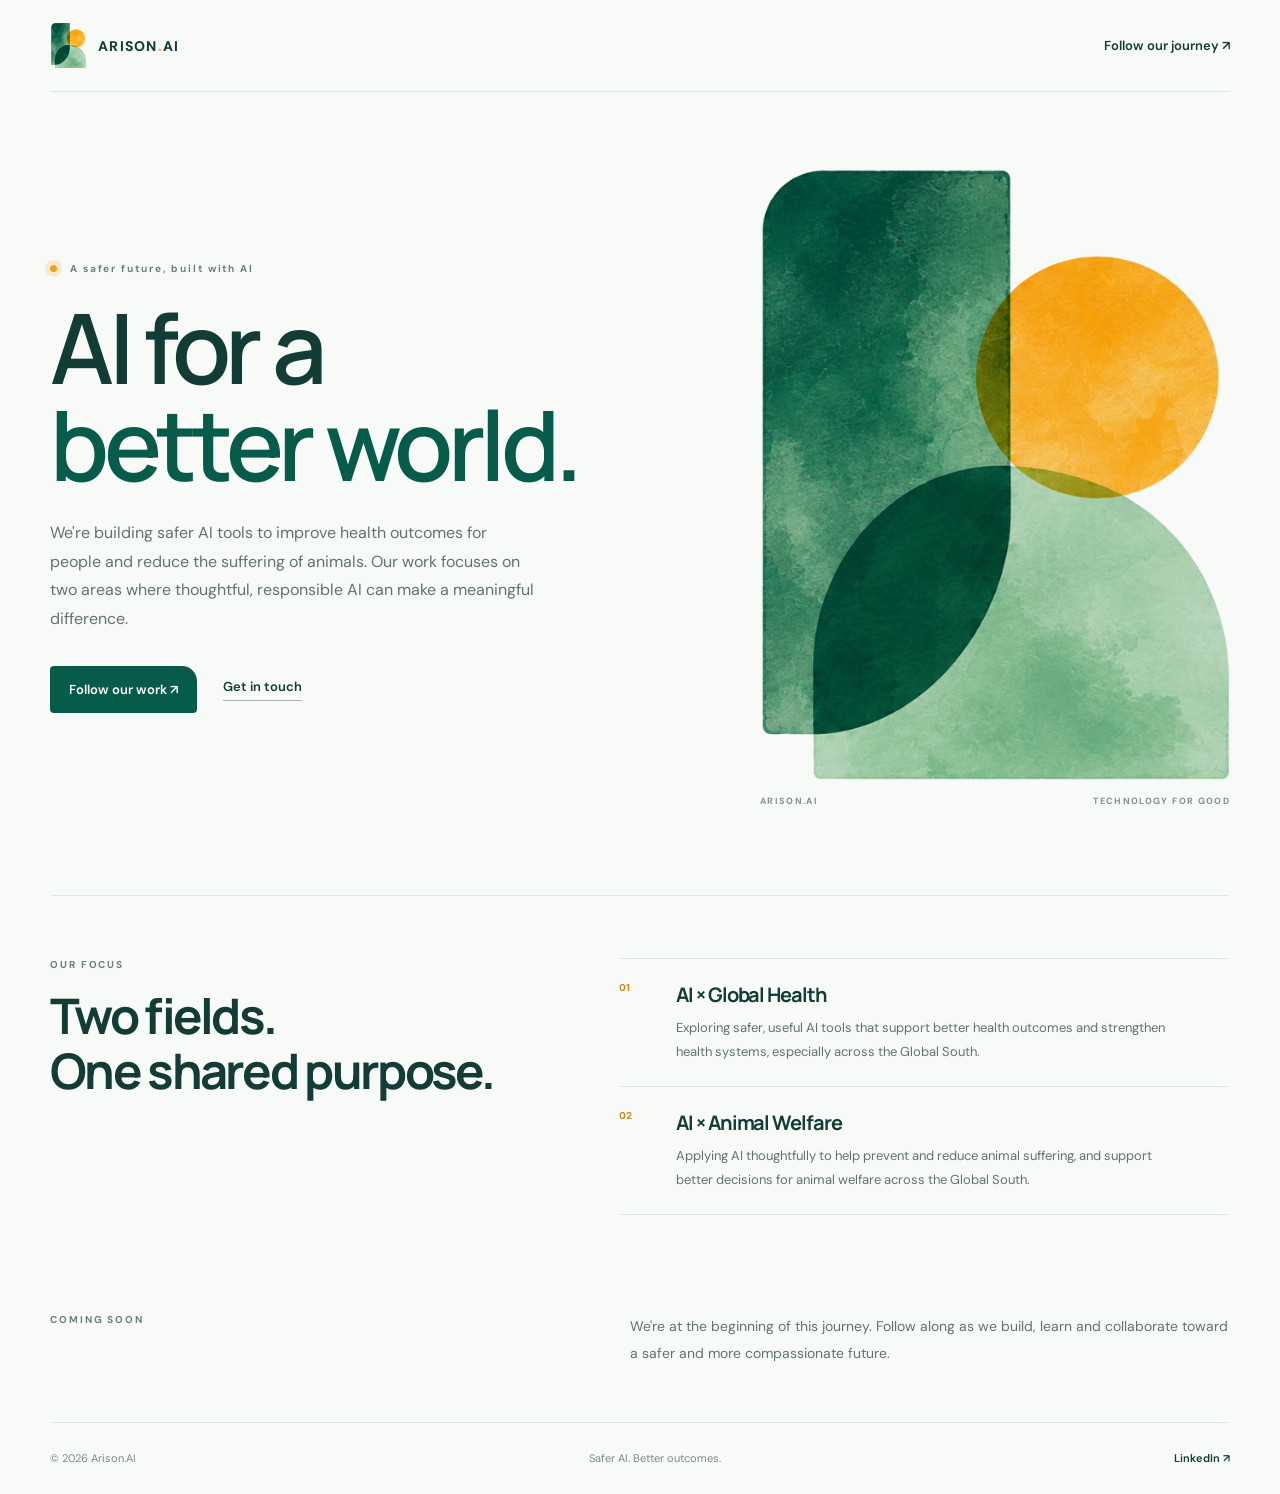
<file: index.html>
<!doctype html>
<html lang="en">
<head>
  <meta charset="utf-8">
  <meta name="viewport" content="width=device-width, initial-scale=1">
  <meta name="theme-color" content="#f8faf7">
  <meta name="description" content="Arison.AI builds safer AI tools for global health and animal welfare in the Global South.">

  <title>Arison.ai — Coming Soon</title>

  <link rel="icon" type="image/png" href="mark.png">
  <link rel="preconnect" href="https://fonts.googleapis.com">
  <link rel="preconnect" href="https://fonts.gstatic.com" crossorigin>
  <link href="https://fonts.googleapis.com/css2?family=DM+Sans:wght@400;500;600;700&family=Manrope:wght@400;500;600;700;800&display=swap" rel="stylesheet">

  <link rel="stylesheet" href="style.css">
</head>

<body>
<main class="page">

  <nav class="nav">
    <a class="brand" href="#">
      <img class="brand-logo" src="mark.png" alt="Arison.AI logo">
      <span>ARISON<span class="brand-dot">.</span>AI</span>
    </a>

    <a class="nav-link"
       href="https://www.linkedin.com/company/orsisonproject"
       target="_blank">
      Follow our journey ↗
    </a>
  </nav>

  <section class="hero">
    <div class="hero-copy">

      <p class="eyebrow">
        <span class="pulse"></span>
        A safer future, built with AI
      </p>

      <h1>
        AI for a<br>
        <em>better world.</em>
      </h1>

      <p class="intro">
        We're building safer AI tools to improve health
        outcomes for people and reduce the suffering of
        animals. Our work focuses on two areas where
        thoughtful, responsible AI can make a meaningful
        difference.
      </p>

      <div class="actions">
        <a class="button"
           href="https://www.linkedin.com/company/orsisonproject"
           target="_blank">
          Follow our work ↗
        </a>

        <a class="text-link"
           href="https://www.linkedin.com/company/orsisonproject"
           target="_blank">
          Get in touch
        </a>
      </div>

    </div>

    <div class="art">
      <img src="mark.png" alt="Arison.AI brand artwork">

      <div class="art-caption">
        <span>ARISON.AI</span>
        <span>TECHNOLOGY FOR GOOD</span>
      </div>
    </div>
  </section>

  <section class="work">

    <div class="section-heading">
      <p class="eyebrow">OUR FOCUS</p>

      <h2>
        Two fields.<br>
        One shared purpose.
      </h2>
    </div>

    <div class="focus-list">

      <article class="focus-item">
        <span class="focus-number">01</span>

        <div>
          <h3>AI × Global Health</h3>

          <p>
            Exploring safer, useful AI tools that support
            better health outcomes and strengthen health
            systems, especially across the Global South.
          </p>
        </div>
      </article>

      <article class="focus-item">
        <span class="focus-number">02</span>

        <div>
          <h3>AI × Animal Welfare</h3>

          <p>
            Applying AI thoughtfully to help prevent and
            reduce animal suffering, and support better
            decisions for animal welfare across the
            Global South.
          </p>
        </div>
      </article>

    </div>
  </section>

  <section class="closing">
    <p class="eyebrow">COMING SOON</p>

    <p>
      We're at the beginning of this journey. Follow
      along as we build, learn and collaborate toward
      a safer and more compassionate future.
    </p>
  </section>

  <footer class="footer">
    <span>© <span id="year"></span> Arison.AI</span>

    <span>Safer AI. Better outcomes.</span>

    <a href="https://www.linkedin.com/company/orsisonproject"
       target="_blank">
      LinkedIn ↗
    </a>
  </footer>

</main>

<script>
  document.getElementById('year').textContent =
    new Date().getFullYear();
</script>

</body>
</html>
</file>
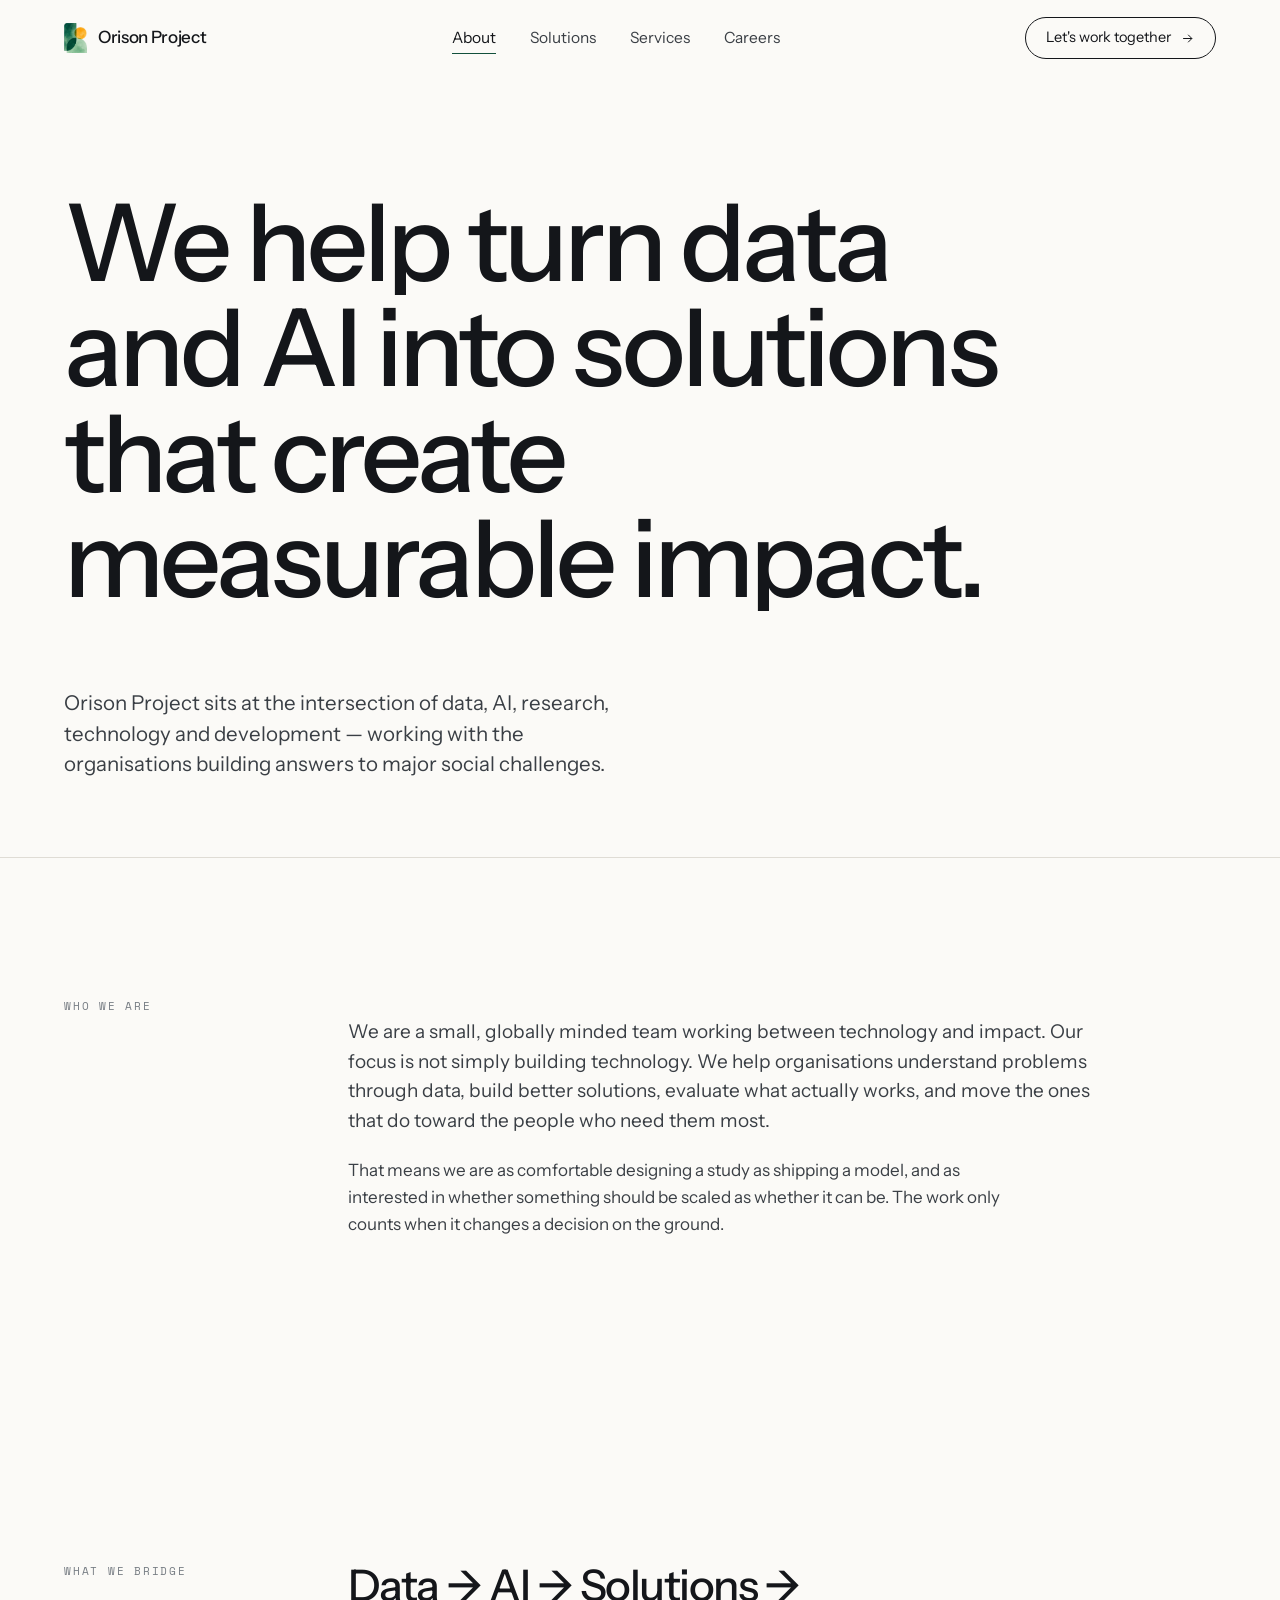
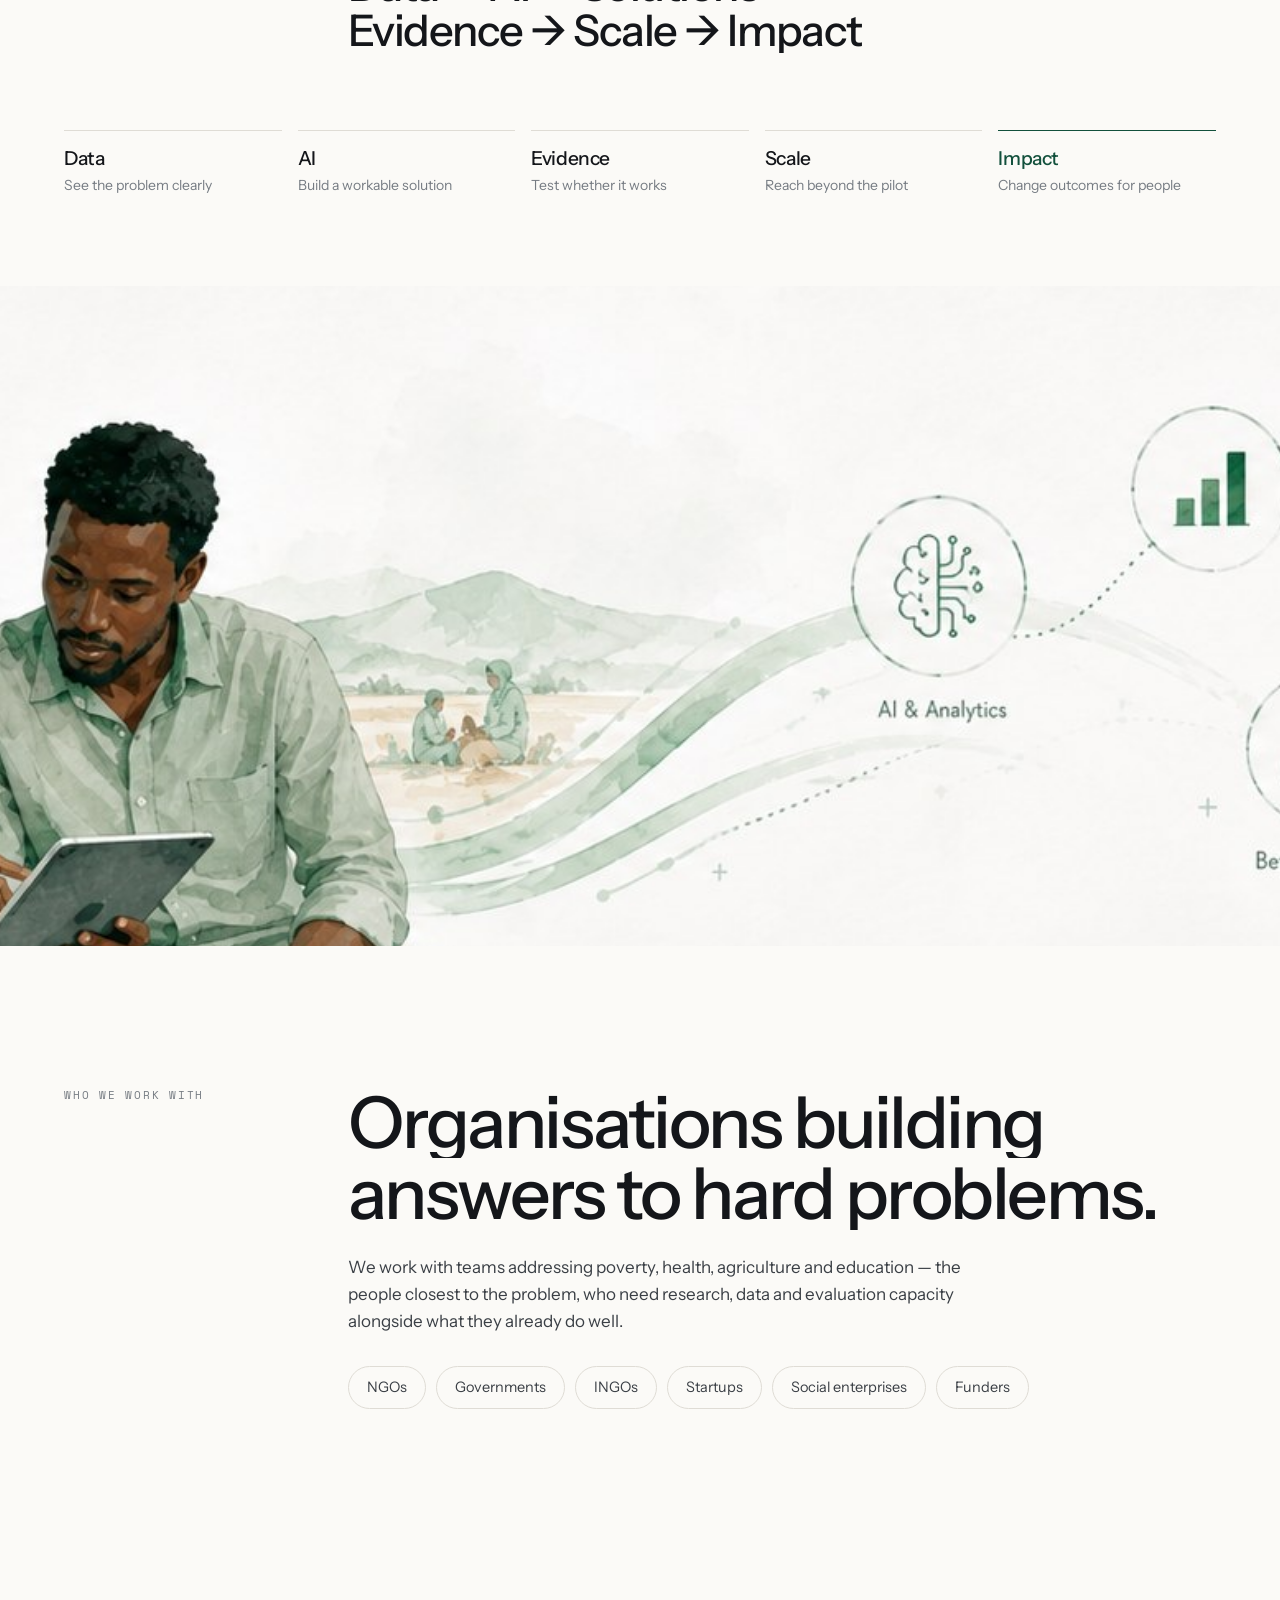
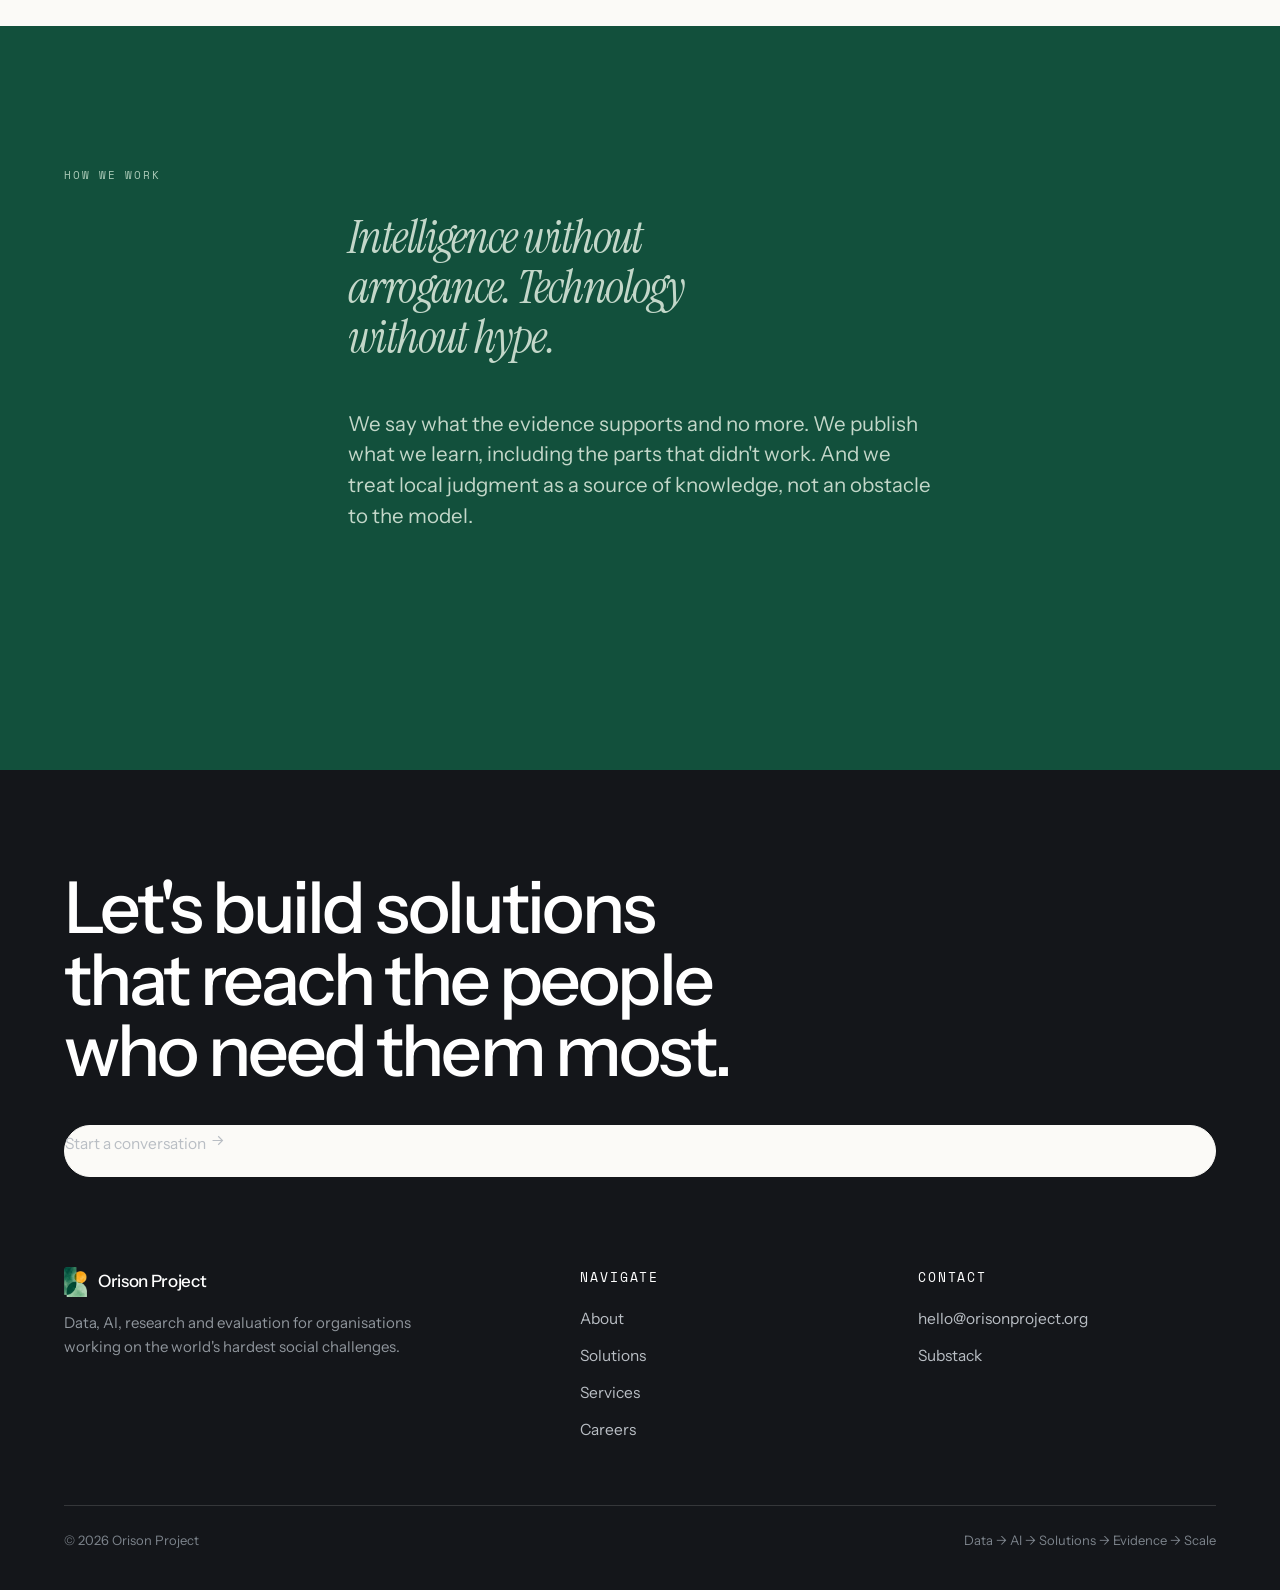
<file: about.html>
<!DOCTYPE html>
<html lang="en">
<head>
<meta charset="utf-8">
<meta name="viewport" content="width=device-width, initial-scale=1">
<title>About — Orison Project</title>
<meta name="description" content="We help turn data and AI into solutions that create measurable impact. Working with NGOs, governments, INGOs, startups and social enterprises.">
<meta property="og:title" content="About — Orison Project">
<meta property="og:description" content="We help turn data and AI into solutions that create measurable impact. Working with NGOs, governments, INGOs, startups and social enterprises.">
<meta property="og:image" content="assets/img/og.png">
<meta property="og:type" content="website">
<link rel="icon" href="assets/img/favicon.png" type="image/png">
    <link href="https://fonts.googleapis.com/css2?family=Instrument+Sans:wght@400;500;600&family=Instrument+Serif:ital@0;1&family=Space+Mono&display=swap" rel="stylesheet">
<link rel="preconnect" href="https://fonts.gstatic.com" crossorigin>
    <link href="https://fonts.googleapis.com/css2?family=Instrument+Sans:wght@400;500;600&family=Instrument+Serif:ital@0;1&family=Space+Mono&display=swap" rel="stylesheet">
    <link rel="stylesheet" href="assets/css/main.css">
</head>
<body>
<header class="nav">
  <div class="shell nav-in">
    <a class="logo" href="index.html" aria-label="Orison Project home">
      <img src="assets/img/mark.png" alt=""><span>Orison Project</span>
    </a>
    <nav class="nav-links" aria-label="Main"><a href="about.html" aria-current="page">About</a><a href="solutions.html">Solutions</a><a href="services.html">Services</a><a href="careers.html">Careers</a></nav>
    <a class="nav-cta" href="mailto:hello@orisonproject.org">Let's work together
      <svg viewBox="0 0 24 24" fill="none" stroke="currentColor" stroke-width="1.6" style="width:15px;height:15px"><path d="M5 12h14M13 6l6 6-6 6"/></svg></a>
    <button class="burger" aria-label="Menu" aria-expanded="false">
      <svg viewBox="0 0 24 24" fill="none" stroke="currentColor" stroke-width="1.6"><path d="M4 8h16M4 16h16"/></svg>
    </button>
  </div>
</header>
<div class="drawer"><a href="about.html">About</a><a href="solutions.html">Solutions</a><a href="services.html">Services</a><a href="careers.html">Careers</a><a class="dr-cta" href="mailto:hello@orisonproject.org">Let's work together →</a></div>
<main>
<section class="hero">
  <div class="shell">
    <h1 class="d1"><span class="rl" style="--d:0ms"><span>We help turn data</span></span><span class="rl" style="--d:110ms"><span>and AI into solutions</span></span><span class="rl" style="--d:220ms"><span>that create</span></span><span class="rl" style="--d:330ms"><span>measurable impact.</span></span></h1>
    <div class="hero-foot">
      <p class="lead rv">Orison Project sits at the intersection of data, AI, research, technology
        and development — working with the organisations building answers to major social challenges.</p>
    </div>
  </div>
</section>

<hr class="rule">

<section class="sec">
  <div class="shell">
    <div class="sec-head">
      <span class="label rv">Who we are</span>
      <div>
        <p class="body rv" style="font-size:19px;line-height:1.55">We are a small, globally minded
          team working between technology and impact. Our focus is not simply building technology.
          We help organisations understand problems through data, build better solutions, evaluate
          what actually works, and move the ones that do toward the people who need them most.</p>
        <p class="body rv" style="margin-top:22px">That means we are as comfortable designing a study
          as shipping a model, and as interested in whether something should be scaled as whether it
          can be. The work only counts when it changes a decision on the ground.</p>
      </div>
    </div>
  </div>
</section>

<section class="sec-sm">
  <div class="shell">
    <div class="sec-head">
      <span class="label rv">What we bridge</span>
      <div><h2 class="d3"><span class="rl" style="--d:0ms"><span>Data → AI → Solutions →</span></span><span class="rl" style="--d:110ms"><span>Evidence → Scale → Impact</span></span></h2></div>
    </div>
    <div class="pipe rv">
      <div class="pstep"><h4>Data</h4><p>See the problem clearly</p></div>
      <div class="pstep"><h4>AI</h4><p>Build a workable solution</p></div>
      <div class="pstep"><h4>Evidence</h4><p>Test whether it works</p></div>
      <div class="pstep"><h4>Scale</h4><p>Reach beyond the pilot</p></div>
      <div class="pstep"><h4>Impact</h4><p>Change outcomes for people</p></div>
    </div>
  </div>
</section>

<div class="bleed imgwrap">
  <img src="assets/img/health-field.jpg" alt="A health worker and a colleague reviewing data on a tablet outside a rural clinic, with a diagram showing AI and analytics leading to data insights, better decisions and improved health outcomes.">
</div>

<section class="sec">
  <div class="shell">
    <div class="sec-head">
      <span class="label rv">Who we work with</span>
      <div>
        <h2 class="d2"><span class="rl" style="--d:0ms"><span>Organisations building</span></span><span class="rl" style="--d:110ms"><span>answers to hard problems.</span></span></h2>
        <p class="body rv" style="margin-top:24px">We work with teams addressing poverty, health,
          agriculture and education — the people closest to the problem, who need research, data and
          evaluation capacity alongside what they already do well.</p>
        <div class="rv" style="margin-top:30px"><div class="clients">
  <span class="client">NGOs</span><span class="client">Governments</span>
  <span class="client">INGOs</span><span class="client">Startups</span>
  <span class="client">Social enterprises</span><span class="client">Funders</span>
</div></div>
      </div>
    </div>
  </div>
</section>

<section class="sec dark">
  <div class="shell">
    <div class="sec-head">
      <span class="label rv">How we work</span>
      <div>
        <p class="quote serif rv">Intelligence without arrogance. Technology without hype.</p>
        <p class="lead rv" style="margin-top:30px">We say what the evidence supports and no more. We
          publish what we learn, including the parts that didn't work. And we treat local judgment as
          a source of knowledge, not an obstacle to the model.</p>
      </div>
    </div>
  </div>
</section>
</main>
<footer class="foot">
  <div class="shell">
    <h2 class="d2 rv">Let's build solutions that reach the people who need them most.</h2>
    <div style="margin-top:38px" class="rv">
      <a class="btn btn-invert" href="mailto:hello@orisonproject.org">Start a conversation
        <svg viewBox="0 0 24 24" fill="none" stroke="currentColor" stroke-width="1.6"><path d="M5 12h14M13 6l6 6-6 6"/></svg></a>
    </div>
    <div class="foot-grid">
      <div>
        <div class="logo" style="color:#fff;margin-bottom:14px">
          <img src="assets/img/mark.png" alt=""><span>Orison Project</span></div>
        <p style="max-width:36ch;font-size:15px;color:#8F959C;margin:0">
          Data, AI, research and evaluation for organisations working on the world's hardest social challenges.</p>
      </div>
      <div>
        <h5>Navigate</h5>
        <a href="about.html">About</a><a href="solutions.html">Solutions</a>
        <a href="services.html">Services</a><a href="careers.html">Careers</a>
      </div>
      <div>
        <h5>Contact</h5>
        <a href="mailto:hello@orisonproject.org">hello@orisonproject.org</a>
        <a href="https://orisonproject.substack.com" target="_blank" rel="noopener">Substack</a>
      </div>
    </div>
    <div class="legal">
      <span>© 2026 Orison Project</span>
      <span>Data → AI → Solutions → Evidence → Scale</span>
    </div>
  </div>
</footer>
<script src="assets/js/main.js"></script>
</body>
</html>
</file>
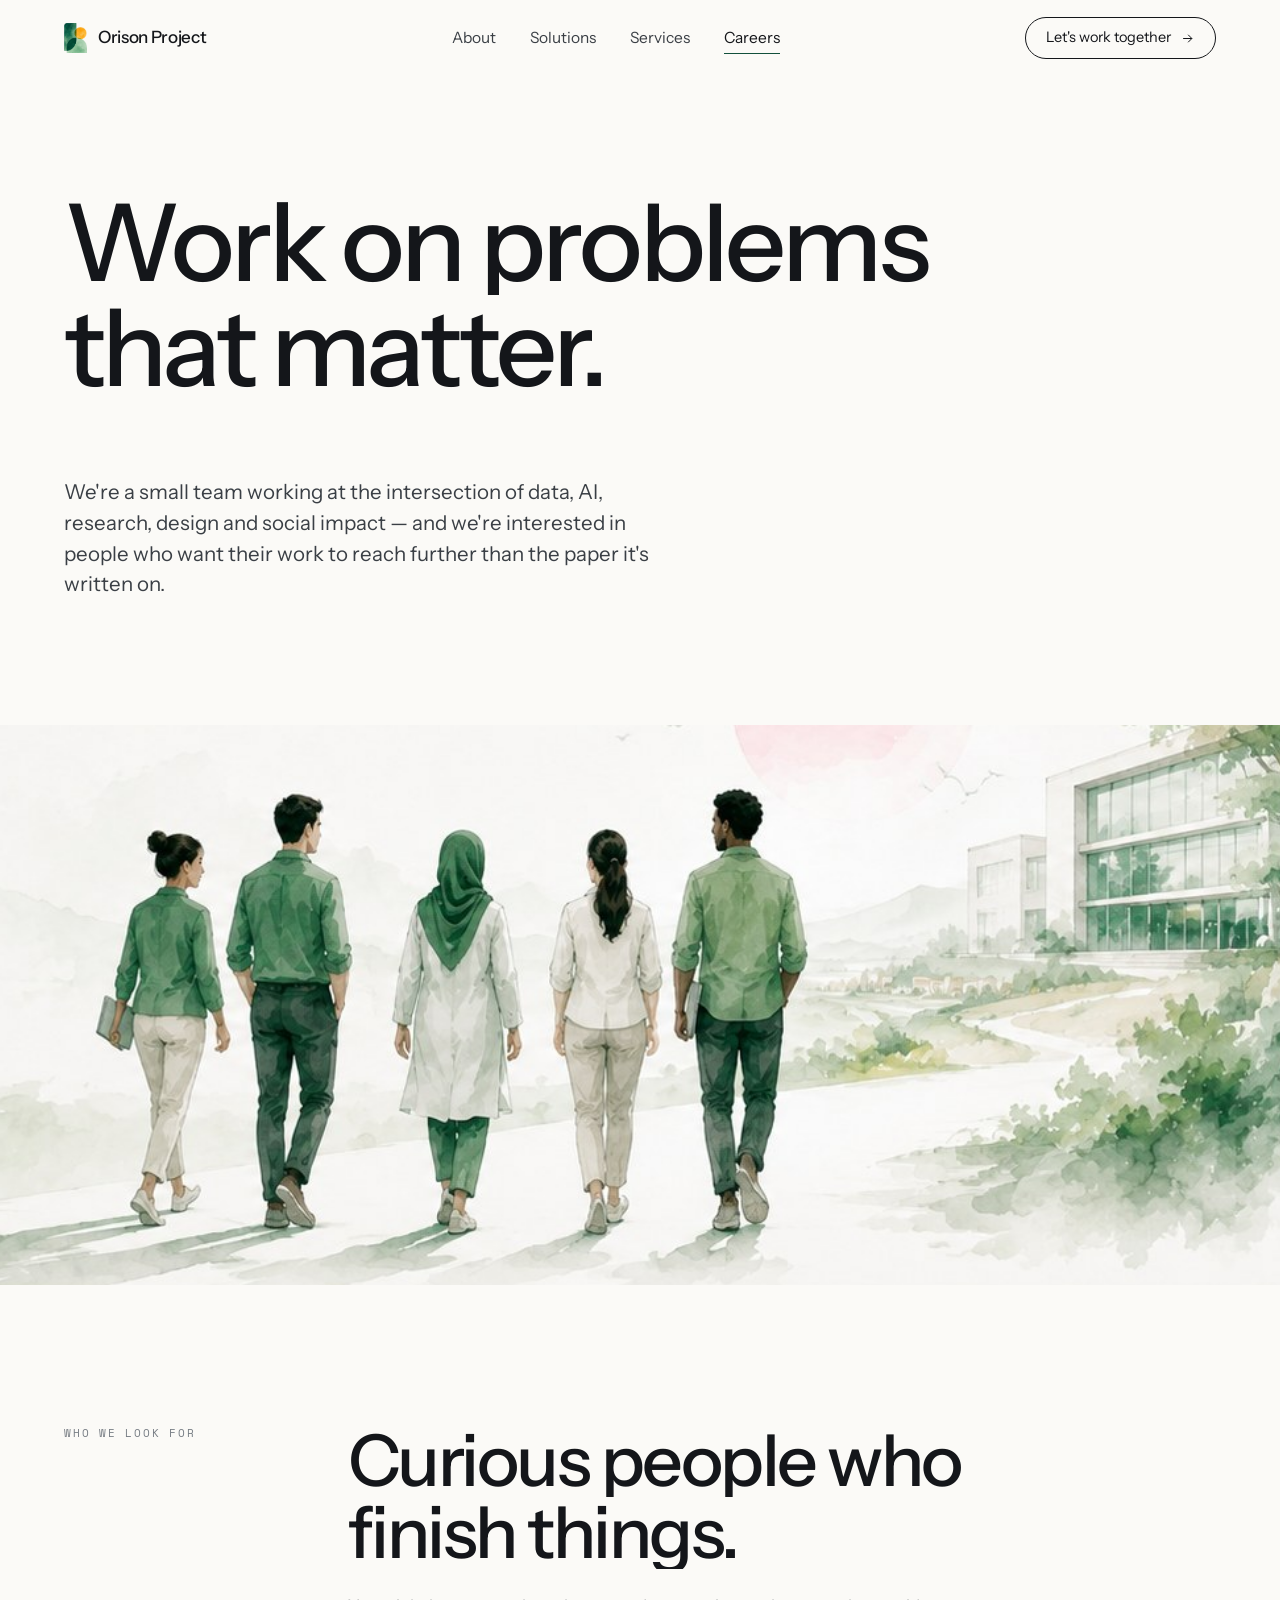
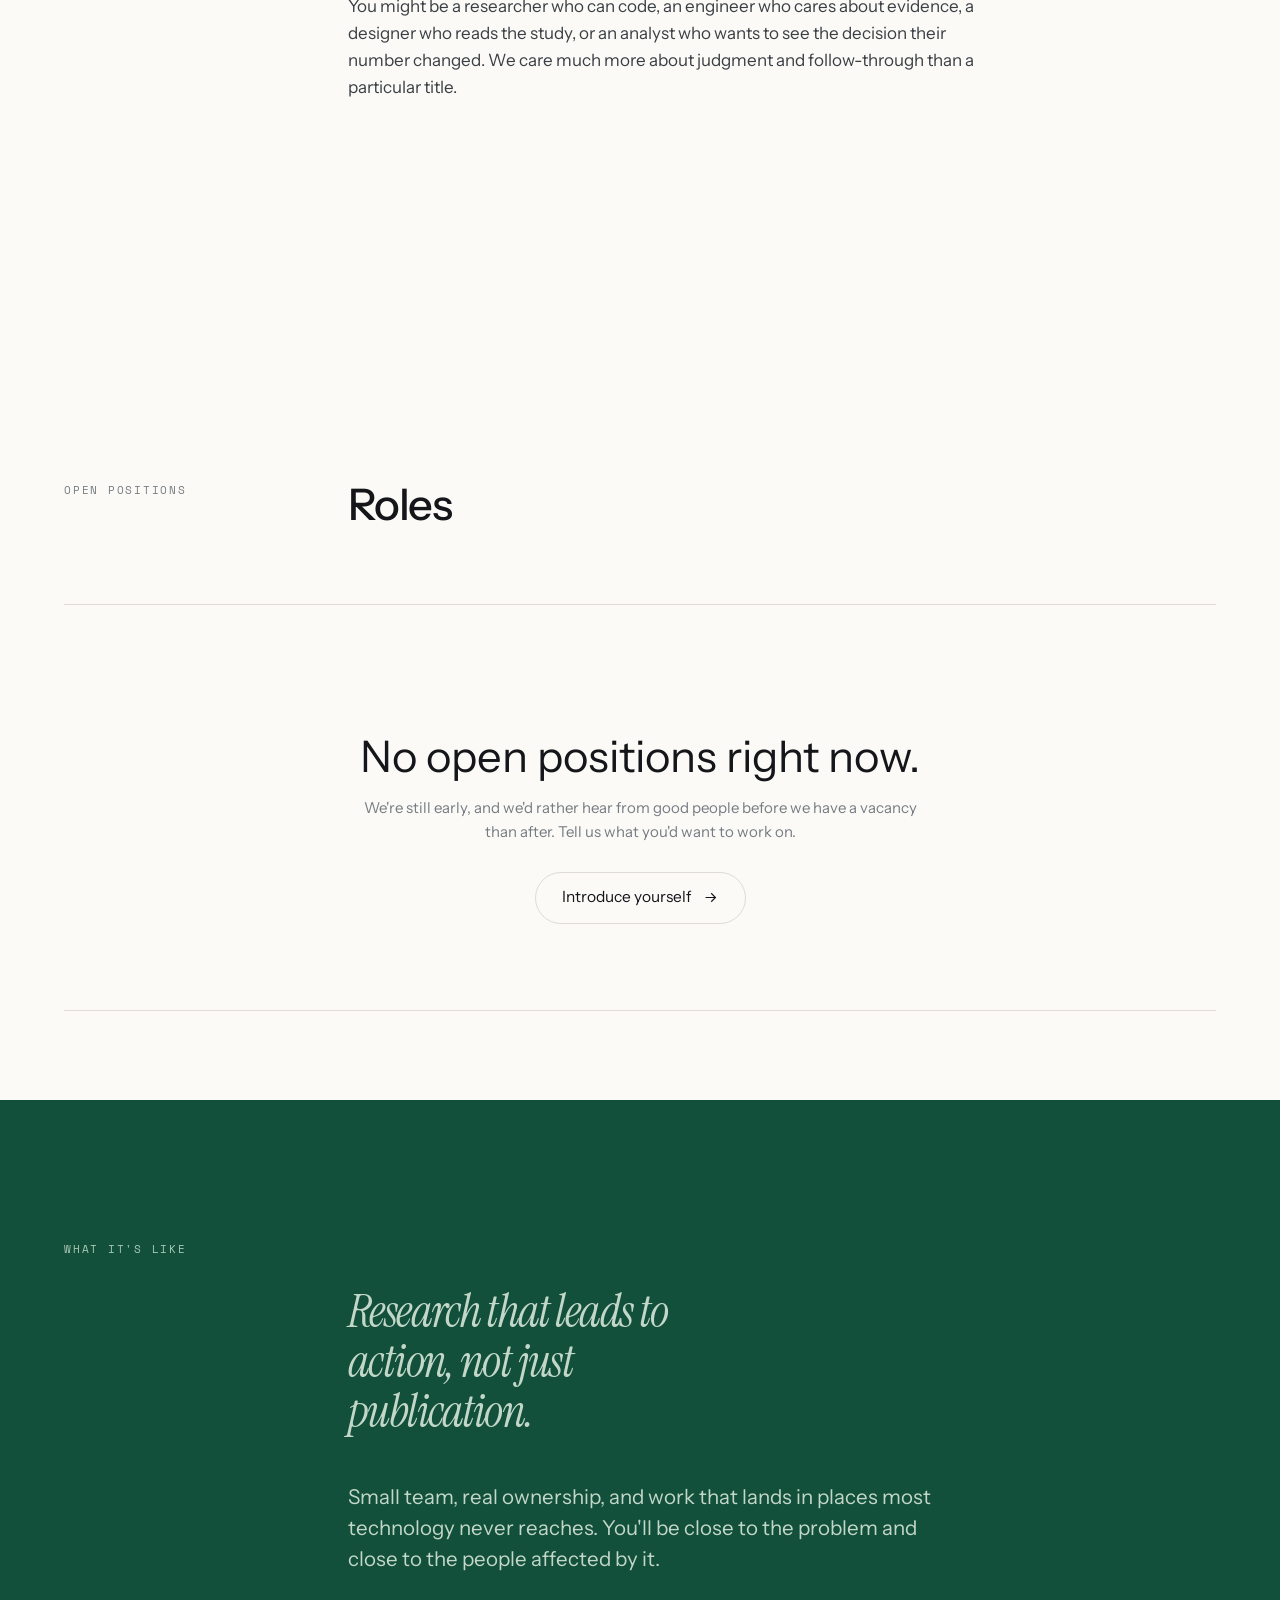
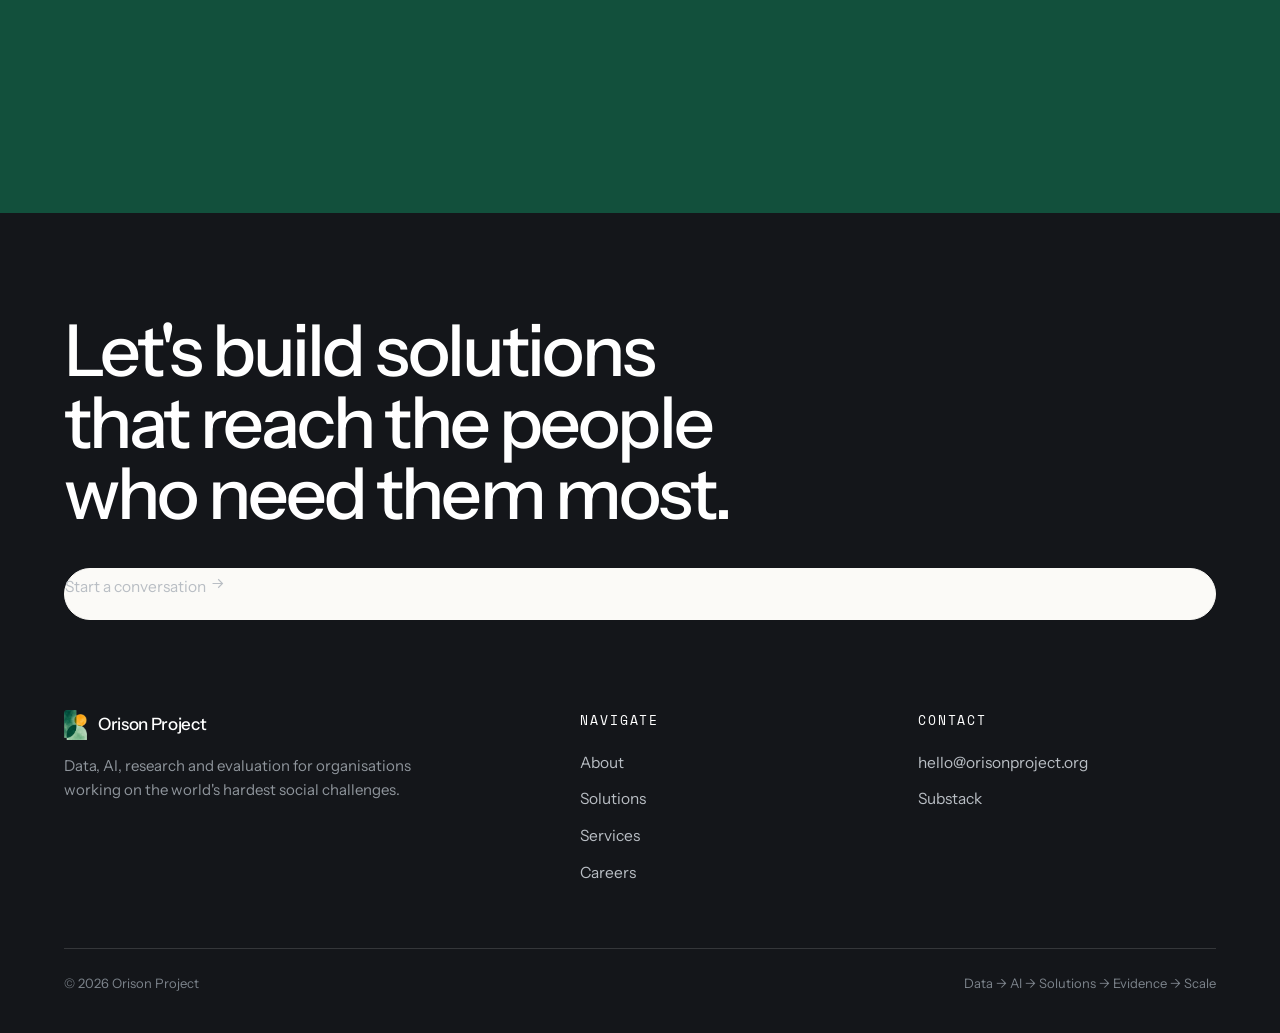
<file: careers.html>
<!DOCTYPE html>
<html lang="en">
<head>
<meta charset="utf-8">
<meta name="viewport" content="width=device-width, initial-scale=1">
<title>Careers — Orison Project</title>
<meta name="description" content="Work on problems that matter. We're looking for people interested in data, AI, research, design, technology and social impact.">
<meta property="og:title" content="Careers — Orison Project">
<meta property="og:description" content="Work on problems that matter. We're looking for people interested in data, AI, research, design, technology and social impact.">
<meta property="og:image" content="assets/img/og.png">
<meta property="og:type" content="website">
<link rel="icon" href="assets/img/favicon.png" type="image/png">
    <link href="https://fonts.googleapis.com/css2?family=Instrument+Sans:wght@400;500;600&family=Instrument+Serif:ital@0;1&family=Space+Mono&display=swap" rel="stylesheet">
<link rel="preconnect" href="https://fonts.gstatic.com" crossorigin>
    <link href="https://fonts.googleapis.com/css2?family=Instrument+Sans:wght@400;500;600&family=Instrument+Serif:ital@0;1&family=Space+Mono&display=swap" rel="stylesheet">
    <link rel="stylesheet" href="assets/css/main.css">
</head>
<body>
<header class="nav">
  <div class="shell nav-in">
    <a class="logo" href="index.html" aria-label="Orison Project home">
      <img src="assets/img/mark.png" alt=""><span>Orison Project</span>
    </a>
    <nav class="nav-links" aria-label="Main"><a href="about.html">About</a><a href="solutions.html">Solutions</a><a href="services.html">Services</a><a href="careers.html" aria-current="page">Careers</a></nav>
    <a class="nav-cta" href="mailto:hello@orisonproject.org">Let's work together
      <svg viewBox="0 0 24 24" fill="none" stroke="currentColor" stroke-width="1.6" style="width:15px;height:15px"><path d="M5 12h14M13 6l6 6-6 6"/></svg></a>
    <button class="burger" aria-label="Menu" aria-expanded="false">
      <svg viewBox="0 0 24 24" fill="none" stroke="currentColor" stroke-width="1.6"><path d="M4 8h16M4 16h16"/></svg>
    </button>
  </div>
</header>
<div class="drawer"><a href="about.html">About</a><a href="solutions.html">Solutions</a><a href="services.html">Services</a><a href="careers.html">Careers</a><a class="dr-cta" href="mailto:hello@orisonproject.org">Let's work together →</a></div>
<main>
<section class="hero" style="padding-bottom:48px">
  <div class="shell">
    <h1 class="d1"><span class="rl" style="--d:0ms"><span>Work on problems</span></span><span class="rl" style="--d:110ms"><span>that matter.</span></span></h1>
    <div class="hero-foot">
      <p class="lead rv">We're a small team working at the intersection of data, AI, research, design
        and social impact — and we're interested in people who want their work to reach further than
        the paper it's written on.</p>
    </div>
  </div>
</section>

<div class="bleed imgwrap" style="height:clamp(300px,46vw,560px)">
  <img src="assets/img/careers-walk.jpg" alt="Five colleagues walking together along a path toward an office building at sunrise.">
</div>

<section class="sec">
  <div class="shell">
    <div class="sec-head">
      <span class="label rv">Who we look for</span>
      <div>
        <h2 class="d2"><span class="rl" style="--d:0ms"><span>Curious people who</span></span><span class="rl" style="--d:110ms"><span>finish things.</span></span></h2>
        <p class="body rv" style="margin-top:24px">You might be a researcher who can code, an engineer
          who cares about evidence, a designer who reads the study, or an analyst who wants to see
          the decision their number changed. We care much more about judgment and follow-through
          than a particular title.</p>
        <div class="rv" style="margin-top:30px">
          <div class="clients">
            <span class="client">Data</span><span class="client">AI</span>
            <span class="client">Research</span><span class="client">Design</span>
            <span class="client">Technology</span><span class="client">Social impact</span>
            <span class="client">Development</span>
          </div>
        </div>
      </div>
    </div>
  </div>
</section>

<section class="sec-sm">
  <div class="shell">
    <div class="sec-head">
      <span class="label rv">Open positions</span>
      <div><h2 class="d3"><span class="rl" style="--d:0ms"><span>Roles</span></span></h2></div>
    </div>
    <div class="empty rv">
      <p class="d3" style="margin-bottom:16px">No open positions right now.</p>
      <p class="small" style="margin:0 auto 28px">We're still early, and we'd rather hear from good
        people before we have a vacancy than after. Tell us what you'd want to work on.</p>
      <a class="btn btn-line" href="mailto:hello@orisonproject.org?subject=Future%20opportunities">Introduce yourself
        <svg viewBox="0 0 24 24" fill="none" stroke="currentColor" stroke-width="1.6"><path d="M5 12h14M13 6l6 6-6 6"/></svg></a>
    </div>
  </div>
</section>

<section class="sec dark">
  <div class="shell">
    <div class="sec-head">
      <span class="label rv">What it's like</span>
      <div>
        <p class="quote serif rv">Research that leads to action, not just publication.</p>
        <p class="lead rv" style="margin-top:30px">Small team, real ownership, and work that lands in
          places most technology never reaches. You'll be close to the problem and close to the
          people affected by it.</p>
      </div>
    </div>
  </div>
</section>
</main>
<footer class="foot">
  <div class="shell">
    <h2 class="d2 rv">Let's build solutions that reach the people who need them most.</h2>
    <div style="margin-top:38px" class="rv">
      <a class="btn btn-invert" href="mailto:hello@orisonproject.org">Start a conversation
        <svg viewBox="0 0 24 24" fill="none" stroke="currentColor" stroke-width="1.6"><path d="M5 12h14M13 6l6 6-6 6"/></svg></a>
    </div>
    <div class="foot-grid">
      <div>
        <div class="logo" style="color:#fff;margin-bottom:14px">
          <img src="assets/img/mark.png" alt=""><span>Orison Project</span></div>
        <p style="max-width:36ch;font-size:15px;color:#8F959C;margin:0">
          Data, AI, research and evaluation for organisations working on the world's hardest social challenges.</p>
      </div>
      <div>
        <h5>Navigate</h5>
        <a href="about.html">About</a><a href="solutions.html">Solutions</a>
        <a href="services.html">Services</a><a href="careers.html">Careers</a>
      </div>
      <div>
        <h5>Contact</h5>
        <a href="mailto:hello@orisonproject.org">hello@orisonproject.org</a>
        <a href="https://orisonproject.substack.com" target="_blank" rel="noopener">Substack</a>
      </div>
    </div>
    <div class="legal">
      <span>© 2026 Orison Project</span>
      <span>Data → AI → Solutions → Evidence → Scale</span>
    </div>
  </div>
</footer>
<script src="assets/js/main.js"></script>
</body>
</html>
</file>
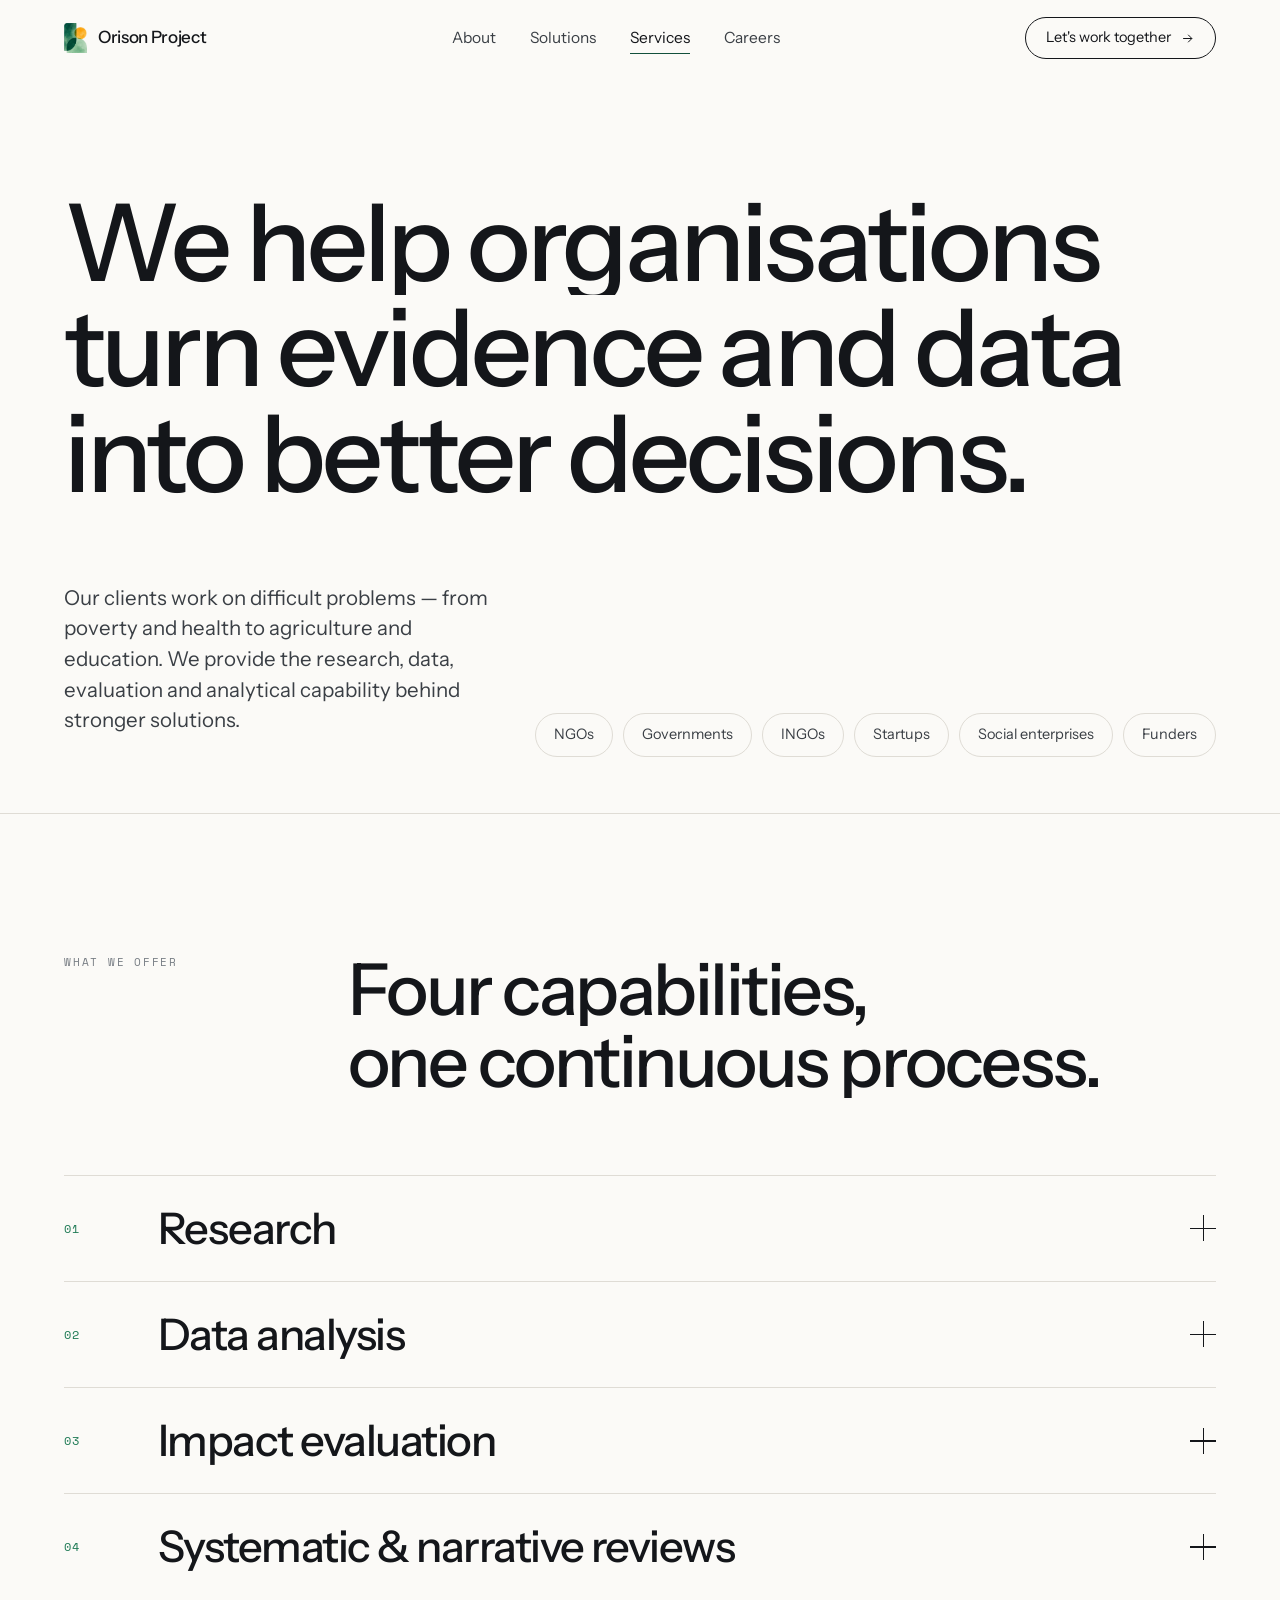
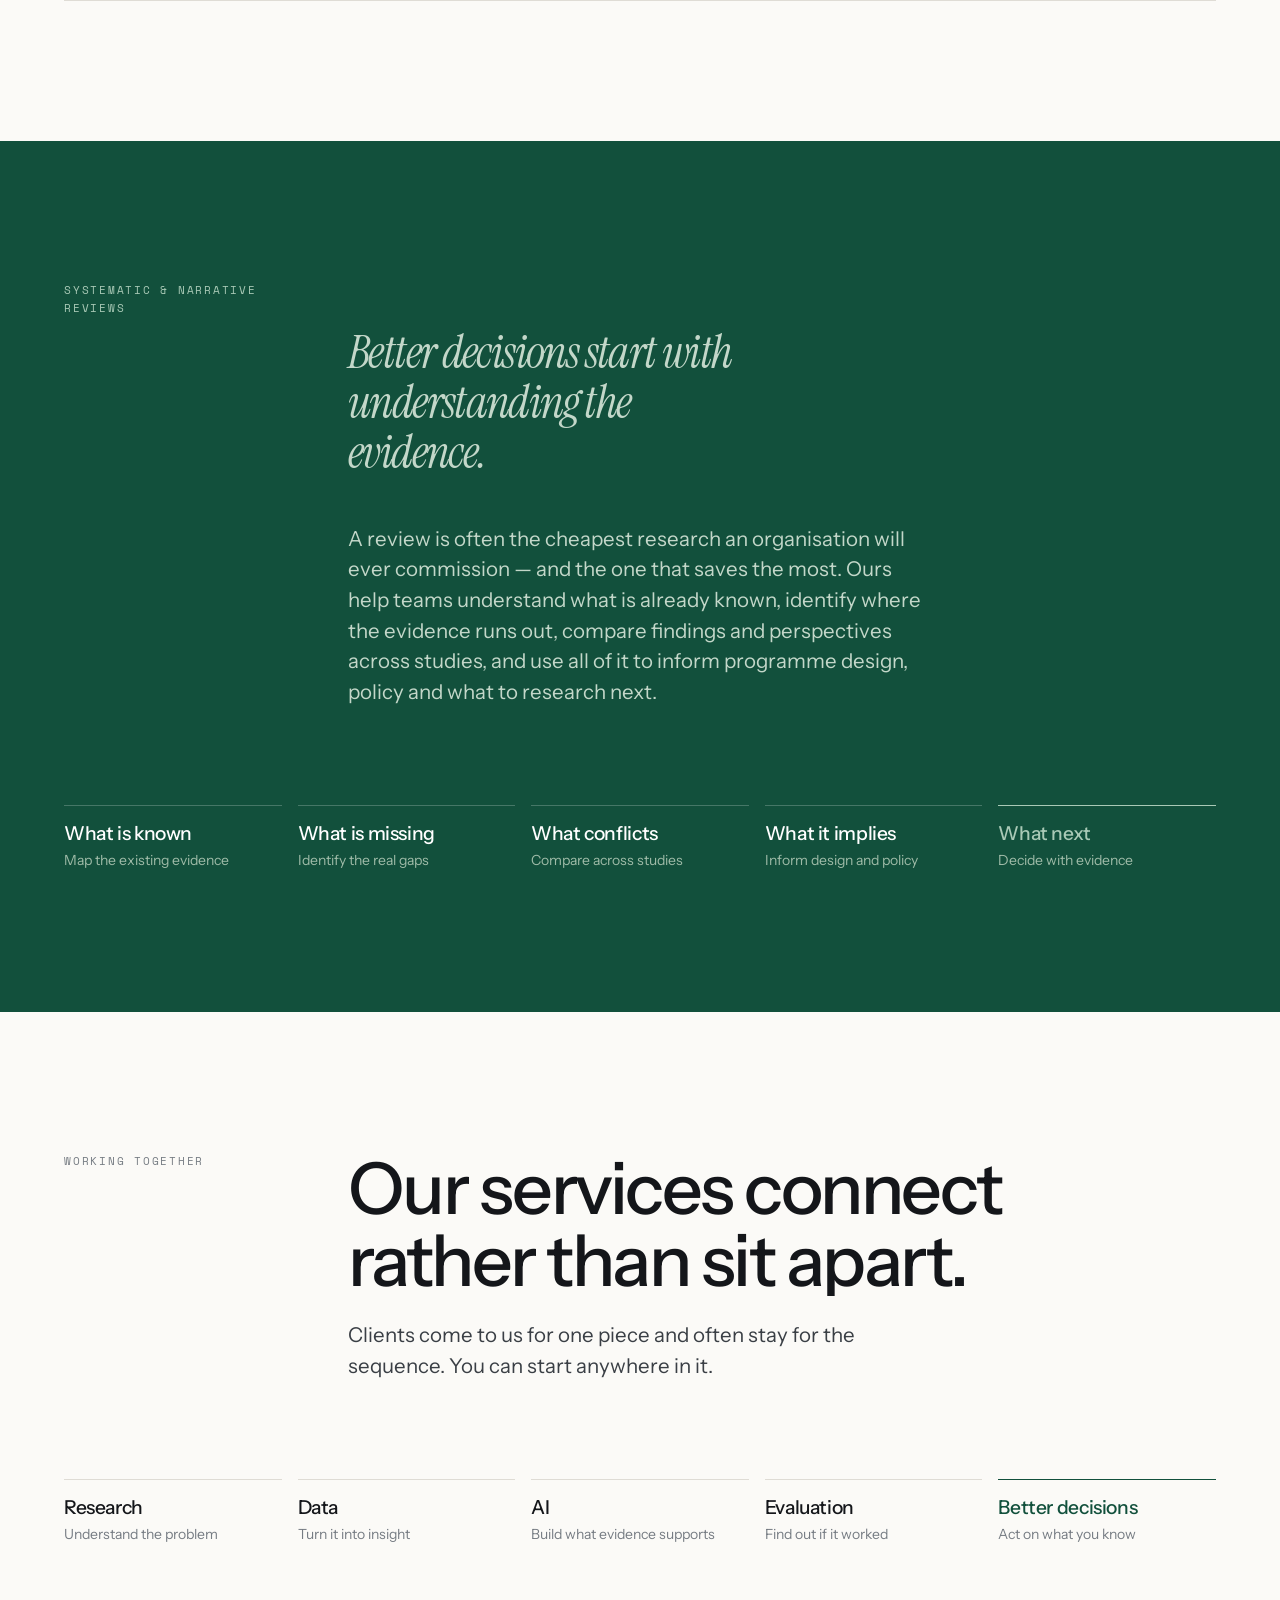
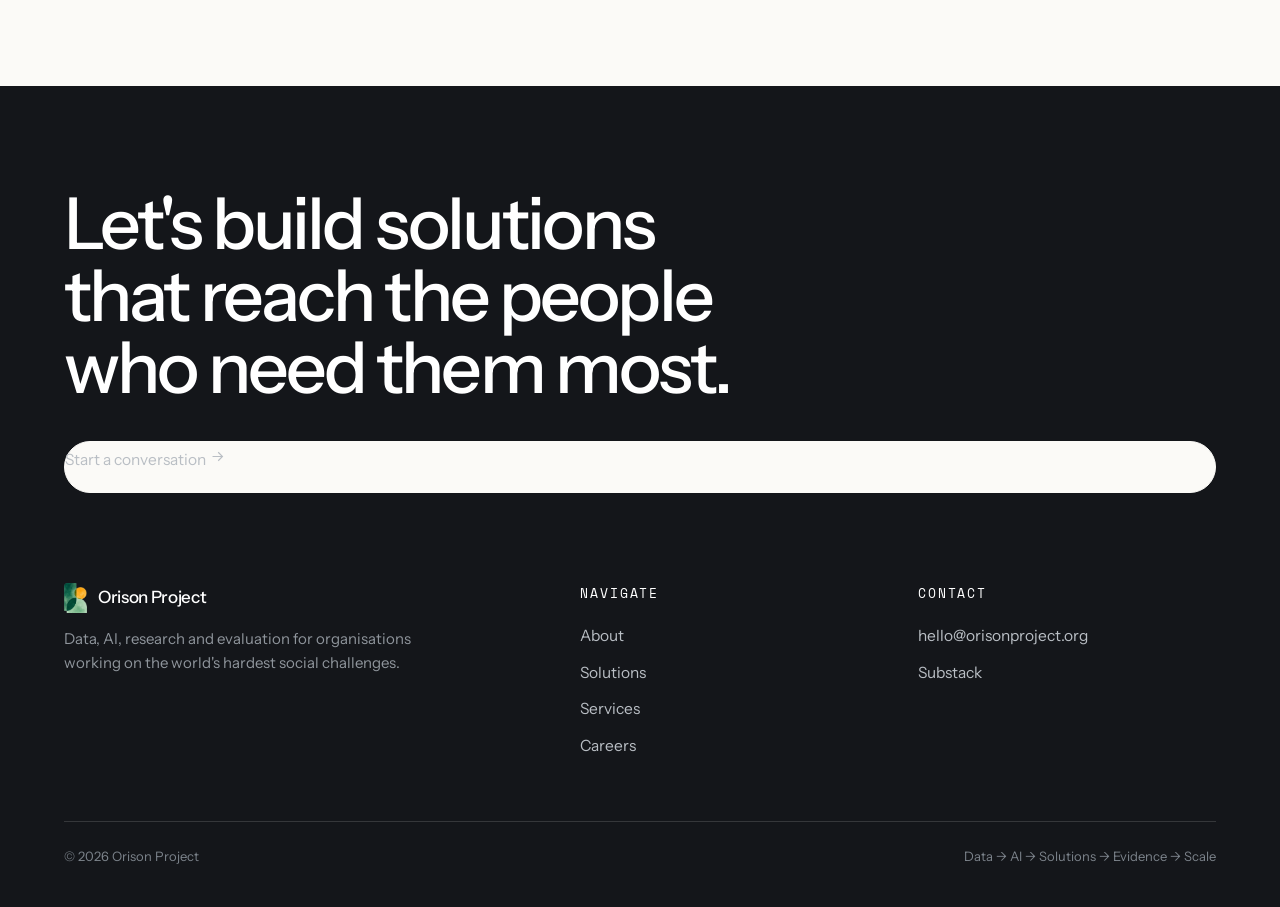
<file: services.html>
<!DOCTYPE html>
<html lang="en">
<head>
<meta charset="utf-8">
<meta name="viewport" content="width=device-width, initial-scale=1">
<title>Services — Orison Project</title>
<meta name="description" content="Research, data analysis, impact evaluation, and systematic and narrative reviews for NGOs, governments, INGOs, startups and social enterprises.">
<meta property="og:title" content="Services — Orison Project">
<meta property="og:description" content="Research, data analysis, impact evaluation, and systematic and narrative reviews for NGOs, governments, INGOs, startups and social enterprises.">
<meta property="og:image" content="assets/img/og.png">
<meta property="og:type" content="website">
<link rel="icon" href="assets/img/favicon.png" type="image/png">
    <link href="https://fonts.googleapis.com/css2?family=Instrument+Sans:wght@400;500;600&family=Instrument+Serif:ital@0;1&family=Space+Mono&display=swap" rel="stylesheet">
<link rel="preconnect" href="https://fonts.gstatic.com" crossorigin>
    <link href="https://fonts.googleapis.com/css2?family=Instrument+Sans:wght@400;500;600&family=Instrument+Serif:ital@0;1&family=Space+Mono&display=swap" rel="stylesheet">
    <link rel="stylesheet" href="assets/css/main.css">
</head>
<body>
<header class="nav">
  <div class="shell nav-in">
    <a class="logo" href="index.html" aria-label="Orison Project home">
      <img src="assets/img/mark.png" alt=""><span>Orison Project</span>
    </a>
    <nav class="nav-links" aria-label="Main"><a href="about.html">About</a><a href="solutions.html">Solutions</a><a href="services.html" aria-current="page">Services</a><a href="careers.html">Careers</a></nav>
    <a class="nav-cta" href="mailto:hello@orisonproject.org">Let's work together
      <svg viewBox="0 0 24 24" fill="none" stroke="currentColor" stroke-width="1.6" style="width:15px;height:15px"><path d="M5 12h14M13 6l6 6-6 6"/></svg></a>
    <button class="burger" aria-label="Menu" aria-expanded="false">
      <svg viewBox="0 0 24 24" fill="none" stroke="currentColor" stroke-width="1.6"><path d="M4 8h16M4 16h16"/></svg>
    </button>
  </div>
</header>
<div class="drawer"><a href="about.html">About</a><a href="solutions.html">Solutions</a><a href="services.html">Services</a><a href="careers.html">Careers</a><a class="dr-cta" href="mailto:hello@orisonproject.org">Let's work together →</a></div>
<main>
<section class="hero">
  <div class="shell">
    <h1 class="d1"><span class="rl" style="--d:0ms"><span>We help organisations</span></span><span class="rl" style="--d:110ms"><span>turn evidence and data</span></span><span class="rl" style="--d:220ms"><span>into better decisions.</span></span></h1>
    <div class="hero-foot">
      <p class="lead rv">Our clients work on difficult problems — from poverty and health to
        agriculture and education. We provide the research, data, evaluation and analytical
        capability behind stronger solutions.</p>
      <div class="rv"><div class="clients">
  <span class="client">NGOs</span><span class="client">Governments</span>
  <span class="client">INGOs</span><span class="client">Startups</span>
  <span class="client">Social enterprises</span><span class="client">Funders</span>
</div></div>
    </div>
  </div>
</section>

<hr class="rule">

<section class="sec">
  <div class="shell">
    <div class="sec-head">
      <span class="label rv">What we offer</span>
      <div><h2 class="d2"><span class="rl" style="--d:0ms"><span>Four capabilities,</span></span><span class="rl" style="--d:110ms"><span>one continuous process.</span></span></h2></div>
    </div>

    <div class="svc">
      
  <div class="svc-item">
    <button class="svc-head">
      <span class="num">01</span>
      <h3 class="d3">Research</h3>
      <span class="svc-plus" aria-hidden="true"></span>
    </button>
    <div class="svc-body"><div class="svc-inner">
      <p class="body">We help organisations understand problems, opportunities, populations, markets and interventions — designing the enquiry so the answer is usable rather than merely interesting.</p>
      <div class="svc-tags"><span class="tag">Research design</span><span class="tag">Desk research</span><span class="tag">Primary research</span><span class="tag">Data collection strategy</span><span class="tag">Qualitative research</span><span class="tag">Quantitative research</span><span class="tag">Evidence synthesis</span></div>
    </div></div>
  </div>
      
  <div class="svc-item">
    <button class="svc-head">
      <span class="num">02</span>
      <h3 class="d3">Data analysis</h3>
      <span class="svc-plus" aria-hidden="true"></span>
    </button>
    <div class="svc-body"><div class="svc-inner">
      <p class="body">We turn data into something people can actually act on. That means the cleaning and structuring work nobody enjoys, and the analysis and visualisation that make a decision obvious rather than merely possible.</p>
      <div class="svc-tags"><span class="tag">Data analysis</span><span class="tag">Data cleaning</span><span class="tag">Data visualisation</span><span class="tag">Data strategy</span><span class="tag">Exploratory analysis</span><span class="tag">Statistical analysis</span><span class="tag">Insight generation</span><span class="tag">Decision-support dashboards</span></div>
    </div></div>
  </div>
      
  <div class="svc-item">
    <button class="svc-head">
      <span class="num">03</span>
      <h3 class="d3">Impact evaluation</h3>
      <span class="svc-plus" aria-hidden="true"></span>
    </button>
    <div class="svc-body"><div class="svc-inner">
      <p class="body">We help organisations understand whether their programmes and solutions are producing meaningful results — what worked, what didn't, for whom, why, and what should happen next.</p>
      <div class="svc-tags"><span class="tag">Evaluation design</span><span class="tag">Monitoring & evaluation</span><span class="tag">Outcome measurement</span><span class="tag">Impact assessment</span><span class="tag">Evaluation frameworks</span><span class="tag">Data collection</span><span class="tag">Quantitative analysis</span><span class="tag">Qualitative assessment</span></div>
    </div></div>
  </div>
      
  <div class="svc-item">
    <button class="svc-head">
      <span class="num">04</span>
      <h3 class="d3">Systematic &amp; narrative reviews</h3>
      <span class="svc-plus" aria-hidden="true"></span>
    </button>
    <div class="svc-body"><div class="svc-inner">
      <p class="body">Before commissioning new research, it's worth knowing what is already established. We conduct systematic and narrative reviews that map the existing evidence, compare findings across studies, and show clearly where the gaps are.</p>
      <div class="svc-tags"><span class="tag">Systematic review</span><span class="tag">Narrative review</span><span class="tag">Evidence mapping</span><span class="tag">Gap analysis</span><span class="tag">Comparative synthesis</span><span class="tag">Policy-facing summaries</span></div>
    </div></div>
  </div>
    </div>
  </div>
</section>

<section class="sec dark">
  <div class="shell">
    <div class="sec-head">
      <span class="label rv">Systematic &amp; narrative reviews</span>
      <div>
        <p class="quote serif rv">Better decisions start with understanding the evidence.</p>
        <p class="lead rv" style="margin-top:30px">A review is often the cheapest research an
          organisation will ever commission — and the one that saves the most. Ours help teams
          understand what is already known, identify where the evidence runs out, compare findings
          and perspectives across studies, and use all of it to inform programme design, policy and
          what to research next.</p>
      </div>
    </div>
    <div class="pipe rv" style="margin-top:20px">
      <div class="pstep" style="border-top-color:rgba(255,255,255,.22)"><h4 style="color:#fff">What is known</h4><p style="color:#9FBBA8">Map the existing evidence</p></div>
      <div class="pstep" style="border-top-color:rgba(255,255,255,.22)"><h4 style="color:#fff">What is missing</h4><p style="color:#9FBBA8">Identify the real gaps</p></div>
      <div class="pstep" style="border-top-color:rgba(255,255,255,.22)"><h4 style="color:#fff">What conflicts</h4><p style="color:#9FBBA8">Compare across studies</p></div>
      <div class="pstep" style="border-top-color:rgba(255,255,255,.22)"><h4 style="color:#fff">What it implies</h4><p style="color:#9FBBA8">Inform design and policy</p></div>
      <div class="pstep" style="border-top-color:#A9C9B6"><h4 style="color:#A9C9B6">What next</h4><p style="color:#9FBBA8">Decide with evidence</p></div>
    </div>
  </div>
</section>

<section class="sec">
  <div class="shell">
    <div class="sec-head">
      <span class="label rv">Working together</span>
      <div>
        <h2 class="d2"><span class="rl" style="--d:0ms"><span>Our services connect</span></span><span class="rl" style="--d:110ms"><span>rather than sit apart.</span></span></h2>
        <p class="lead rv" style="margin-top:24px">Clients come to us for one piece and often stay for
          the sequence. You can start anywhere in it.</p>
      </div>
    </div>
    <div class="pipe rv">
      <div class="pstep"><h4>Research</h4><p>Understand the problem</p></div>
      <div class="pstep"><h4>Data</h4><p>Turn it into insight</p></div>
      <div class="pstep"><h4>AI</h4><p>Build what evidence supports</p></div>
      <div class="pstep"><h4>Evaluation</h4><p>Find out if it worked</p></div>
      <div class="pstep"><h4>Better decisions</h4><p>Act on what you know</p></div>
    </div>
  </div>
</section>
</main>
<footer class="foot">
  <div class="shell">
    <h2 class="d2 rv">Let's build solutions that reach the people who need them most.</h2>
    <div style="margin-top:38px" class="rv">
      <a class="btn btn-invert" href="mailto:hello@orisonproject.org">Start a conversation
        <svg viewBox="0 0 24 24" fill="none" stroke="currentColor" stroke-width="1.6"><path d="M5 12h14M13 6l6 6-6 6"/></svg></a>
    </div>
    <div class="foot-grid">
      <div>
        <div class="logo" style="color:#fff;margin-bottom:14px">
          <img src="assets/img/mark.png" alt=""><span>Orison Project</span></div>
        <p style="max-width:36ch;font-size:15px;color:#8F959C;margin:0">
          Data, AI, research and evaluation for organisations working on the world's hardest social challenges.</p>
      </div>
      <div>
        <h5>Navigate</h5>
        <a href="about.html">About</a><a href="solutions.html">Solutions</a>
        <a href="services.html">Services</a><a href="careers.html">Careers</a>
      </div>
      <div>
        <h5>Contact</h5>
        <a href="mailto:hello@orisonproject.org">hello@orisonproject.org</a>
        <a href="https://orisonproject.substack.com" target="_blank" rel="noopener">Substack</a>
      </div>
    </div>
    <div class="legal">
      <span>© 2026 Orison Project</span>
      <span>Data → AI → Solutions → Evidence → Scale</span>
    </div>
  </div>
</footer>
<script src="assets/js/main.js"></script>
</body>
</html>
</file>
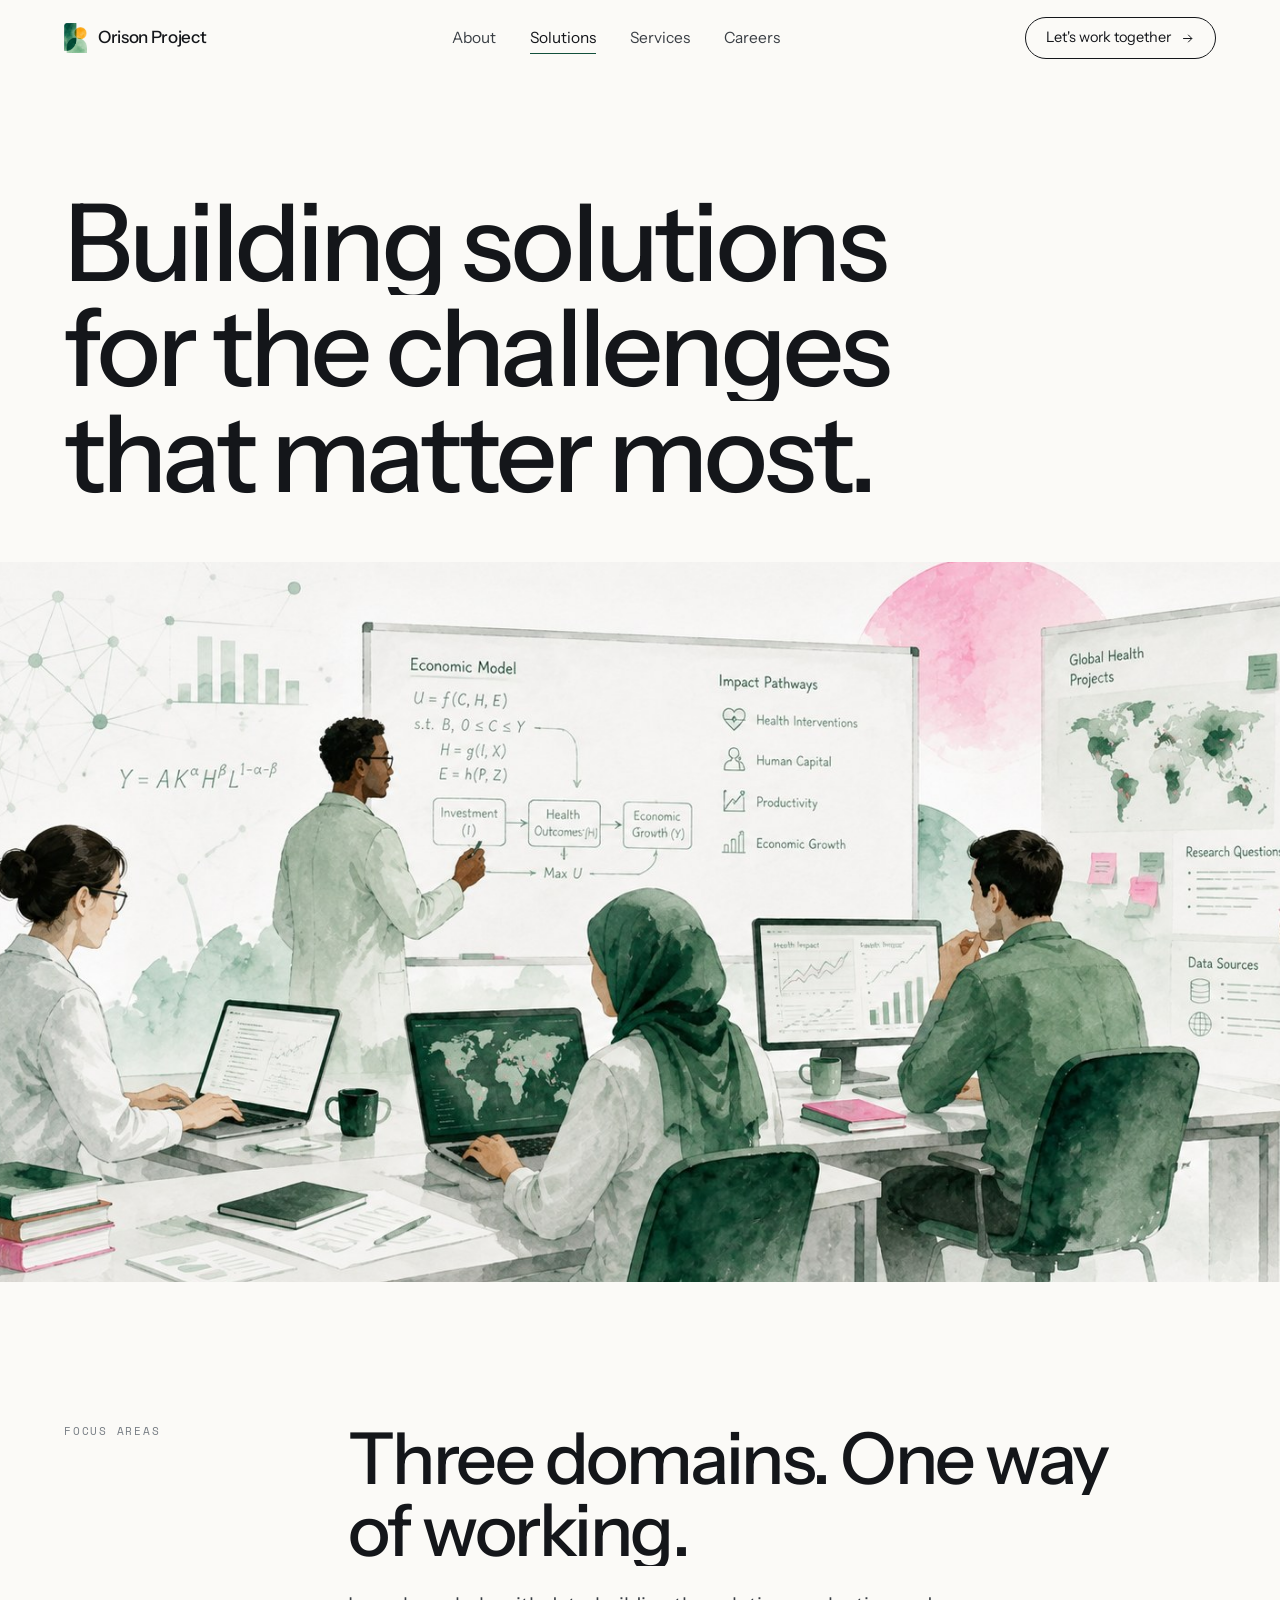
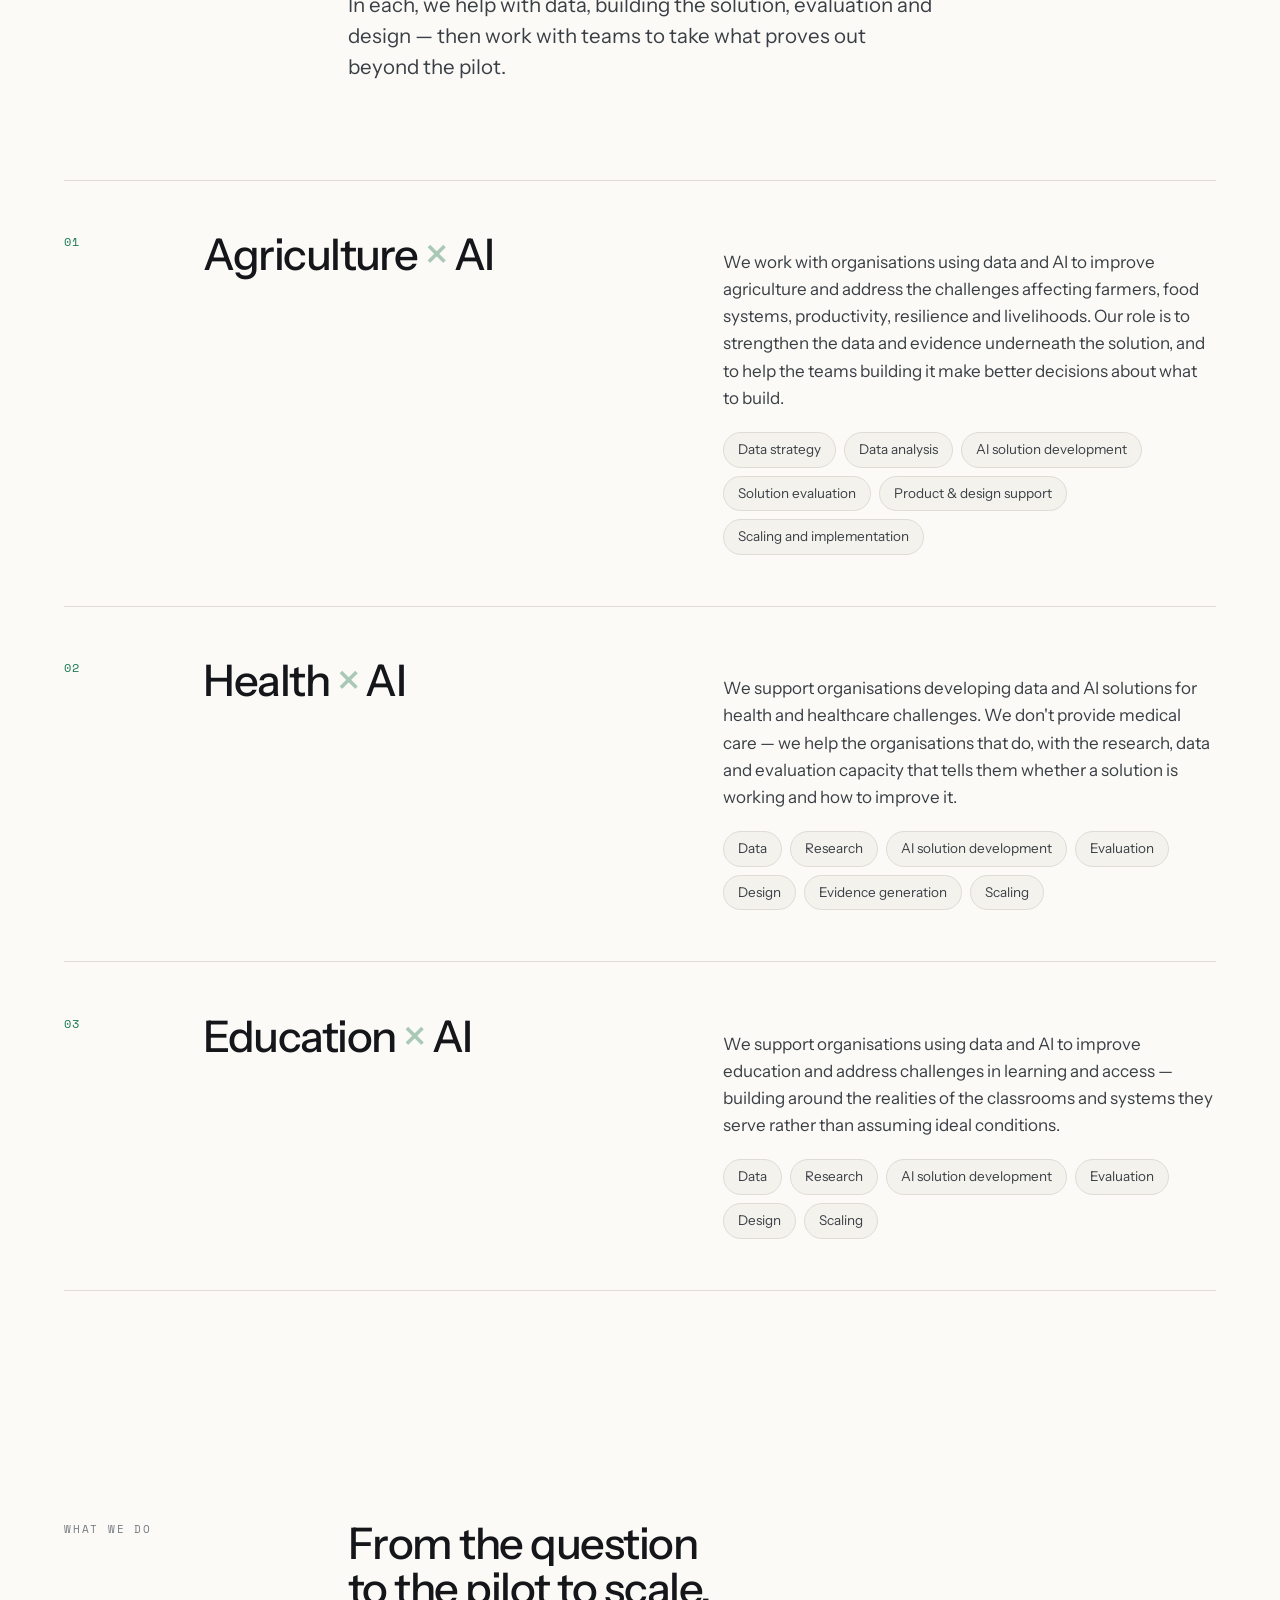
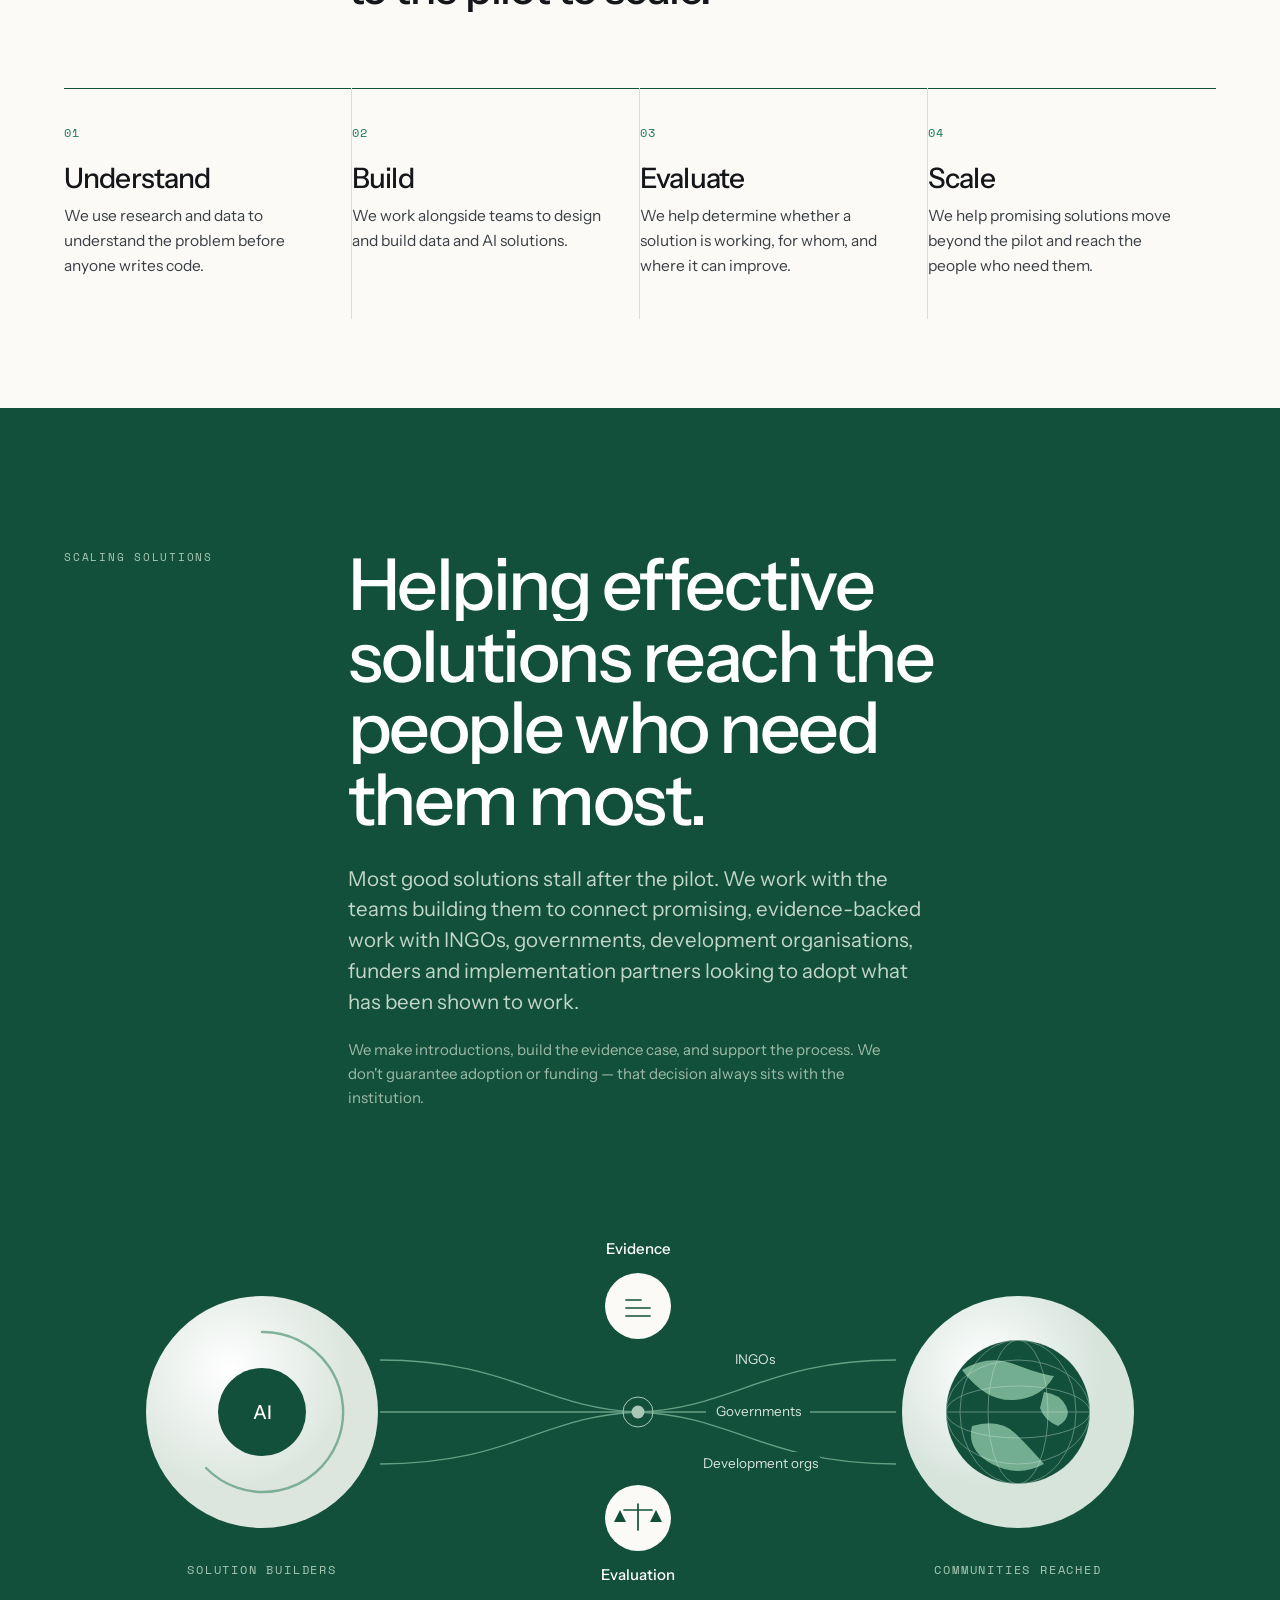
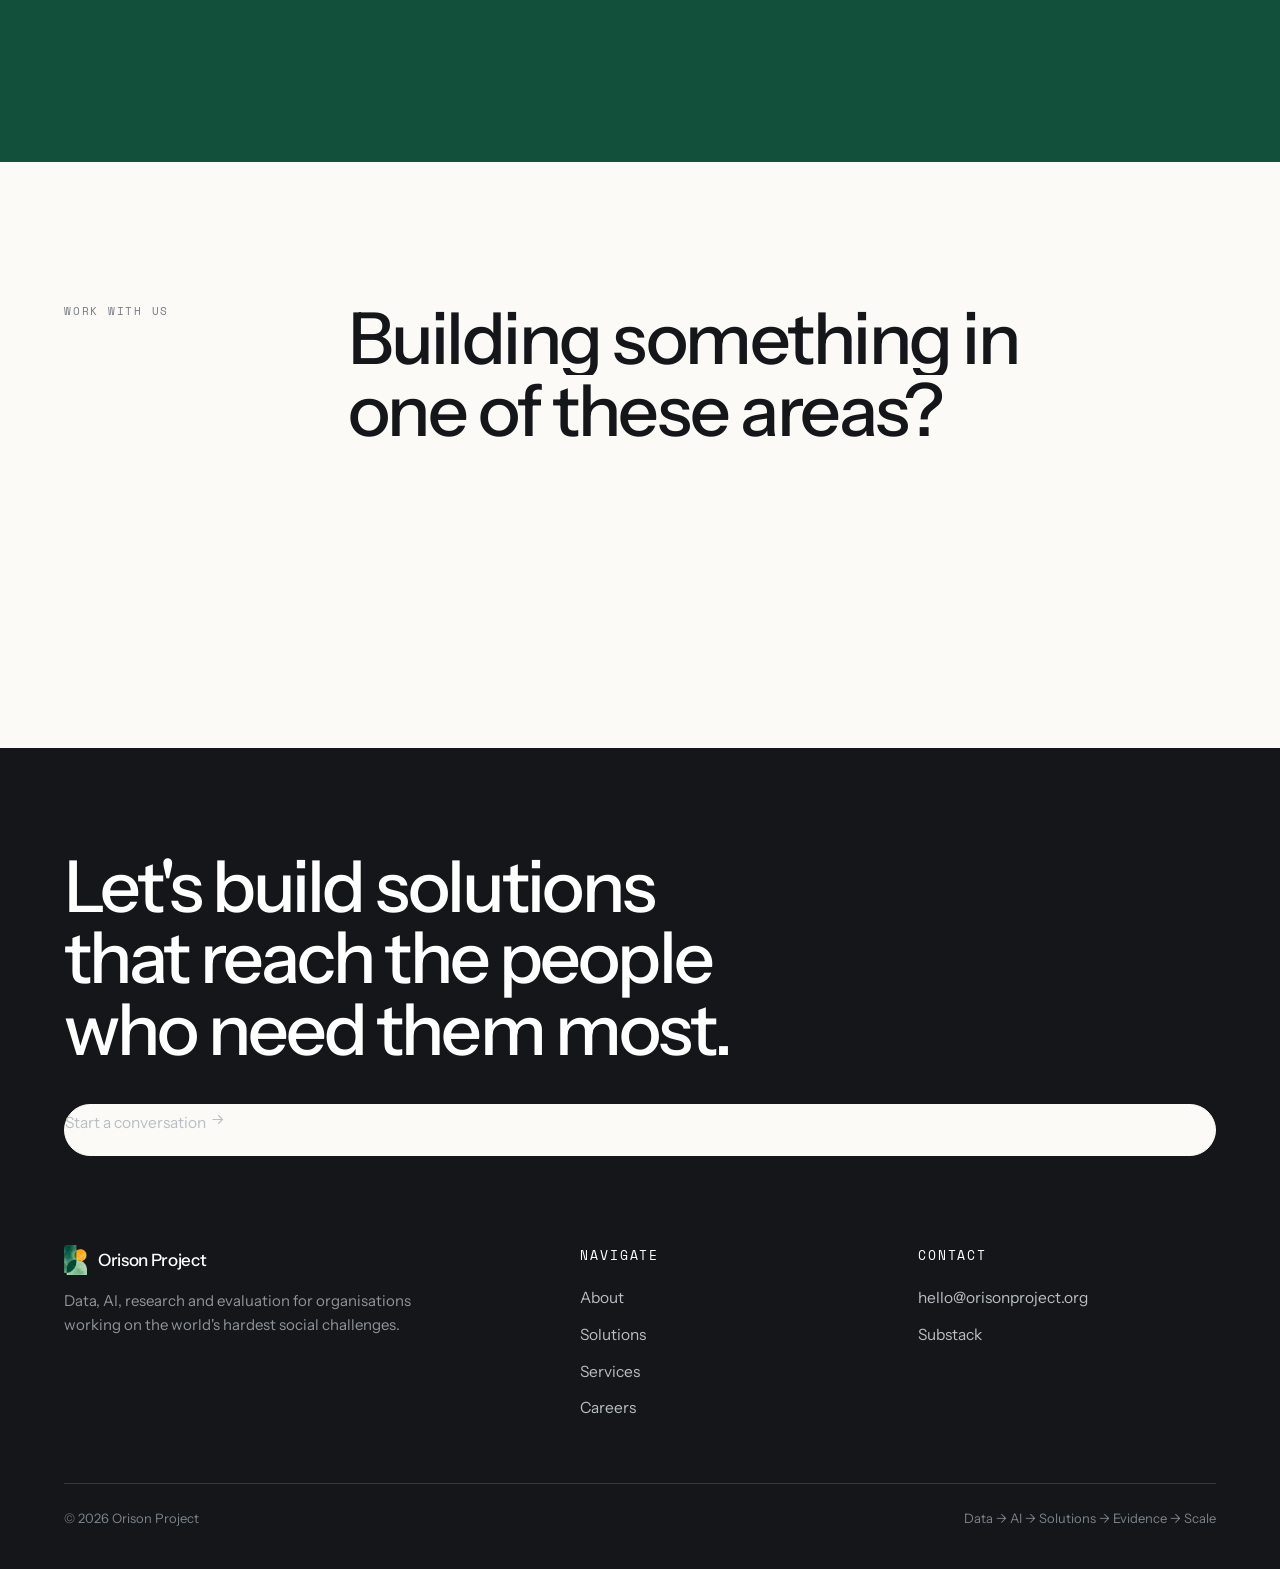
<file: solutions.html>
<!DOCTYPE html>
<html lang="en">
<head>
<meta charset="utf-8">
<meta name="viewport" content="width=device-width, initial-scale=1">
<title>Solutions — Orison Project</title>
<meta name="description" content="Agriculture × AI, Health × AI and Education × AI. We help with data, building solutions, evaluation and design — and help promising solutions scale.">
<meta property="og:title" content="Solutions — Orison Project">
<meta property="og:description" content="Agriculture × AI, Health × AI and Education × AI. We help with data, building solutions, evaluation and design — and help promising solutions scale.">
<meta property="og:image" content="assets/img/og.png">
<meta property="og:type" content="website">
<link rel="icon" href="assets/img/favicon.png" type="image/png">
    <link href="https://fonts.googleapis.com/css2?family=Instrument+Sans:wght@400;500;600&family=Instrument+Serif:ital@0;1&family=Space+Mono&display=swap" rel="stylesheet">
<link rel="preconnect" href="https://fonts.gstatic.com" crossorigin>
    <link href="https://fonts.googleapis.com/css2?family=Instrument+Sans:wght@400;500;600&family=Instrument+Serif:ital@0;1&family=Space+Mono&display=swap" rel="stylesheet">
    <link rel="stylesheet" href="assets/css/main.css">
</head>
<body>
<header class="nav">
  <div class="shell nav-in">
    <a class="logo" href="index.html" aria-label="Orison Project home">
      <img src="assets/img/mark.png" alt=""><span>Orison Project</span>
    </a>
    <nav class="nav-links" aria-label="Main"><a href="about.html">About</a><a href="solutions.html" aria-current="page">Solutions</a><a href="services.html">Services</a><a href="careers.html">Careers</a></nav>
    <a class="nav-cta" href="mailto:hello@orisonproject.org">Let's work together
      <svg viewBox="0 0 24 24" fill="none" stroke="currentColor" stroke-width="1.6" style="width:15px;height:15px"><path d="M5 12h14M13 6l6 6-6 6"/></svg></a>
    <button class="burger" aria-label="Menu" aria-expanded="false">
      <svg viewBox="0 0 24 24" fill="none" stroke="currentColor" stroke-width="1.6"><path d="M4 8h16M4 16h16"/></svg>
    </button>
  </div>
</header>
<div class="drawer"><a href="about.html">About</a><a href="solutions.html">Solutions</a><a href="services.html">Services</a><a href="careers.html">Careers</a><a class="dr-cta" href="mailto:hello@orisonproject.org">Let's work together →</a></div>
<main>
<section class="hero" style="padding-bottom:56px">
  <div class="shell">
    <h1 class="d1"><span class="rl" style="--d:0ms"><span>Building solutions</span></span><span class="rl" style="--d:110ms"><span>for the challenges</span></span><span class="rl" style="--d:220ms"><span>that matter most.</span></span></h1>
  </div>
</section>

<div class="bleed imgwrap" style="height:clamp(360px,64vw,720px)">
  <img src="assets/img/team-working.jpg" alt="A research team working through an economic model, impact pathways, research questions and data sources across whiteboards and laptops.">
</div>

<section class="sec">
  <div class="shell">
    <div class="sec-head">
      <span class="label rv">Focus areas</span>
      <div>
        <h2 class="d2"><span class="rl" style="--d:0ms"><span>Three domains. One way</span></span><span class="rl" style="--d:110ms"><span>of working.</span></span></h2>
        <p class="lead rv" style="margin-top:24px">In each, we help with data, building the solution,
          evaluation and design — then work with teams to take what proves out beyond the pilot.</p>
      </div>
    </div>

    
    <div class="focus-row rv" style="align-items:start">
      <span class="num">01</span>
      <div class="fr-t"><h3 class="d3">Agriculture <span class='x'>×</span> AI</h3></div>
      <div>
        <p class="body">We work with organisations using data and AI to improve agriculture and address the challenges affecting farmers, food systems, productivity, resilience and livelihoods. Our role is to strengthen the data and evidence underneath the solution, and to help the teams building it make better decisions about what to build.</p>
        <div class="svc-tags" style="margin-top:20px"><span class="tag">Data strategy</span><span class="tag">Data analysis</span><span class="tag">AI solution development</span><span class="tag">Solution evaluation</span><span class="tag">Product & design support</span><span class="tag">Scaling and implementation</span></div>
      </div>
    </div>

    
    <div class="focus-row rv" style="align-items:start">
      <span class="num">02</span>
      <div class="fr-t"><h3 class="d3">Health <span class='x'>×</span> AI</h3></div>
      <div>
        <p class="body">We support organisations developing data and AI solutions for health and healthcare challenges. We don't provide medical care — we help the organisations that do, with the research, data and evaluation capacity that tells them whether a solution is working and how to improve it.</p>
        <div class="svc-tags" style="margin-top:20px"><span class="tag">Data</span><span class="tag">Research</span><span class="tag">AI solution development</span><span class="tag">Evaluation</span><span class="tag">Design</span><span class="tag">Evidence generation</span><span class="tag">Scaling</span></div>
      </div>
    </div>

    
    <div class="focus-row rv" style="align-items:start">
      <span class="num">03</span>
      <div class="fr-t"><h3 class="d3">Education <span class='x'>×</span> AI</h3></div>
      <div>
        <p class="body">We support organisations using data and AI to improve education and address challenges in learning and access — building around the realities of the classrooms and systems they serve rather than assuming ideal conditions.</p>
        <div class="svc-tags" style="margin-top:20px"><span class="tag">Data</span><span class="tag">Research</span><span class="tag">AI solution development</span><span class="tag">Evaluation</span><span class="tag">Design</span><span class="tag">Scaling</span></div>
      </div>
    </div>
  </div>
</section>

<section class="sec-sm">
  <div class="shell">
    <div class="sec-head">
      <span class="label rv">What we do</span>
      <div><h2 class="d3"><span class="rl" style="--d:0ms"><span>From the question</span></span><span class="rl" style="--d:110ms"><span>to the pilot to scale.</span></span></h2></div>
    </div>
    
<div class="steps">
  <div class="step"><span class="num">01</span><h3>Understand</h3>
    <p>We use research and data to understand the problem before anyone writes code.</p></div>
  <div class="step"><span class="num">02</span><h3>Build</h3>
    <p>We work alongside teams to design and build data and AI solutions.</p></div>
  <div class="step"><span class="num">03</span><h3>Evaluate</h3>
    <p>We help determine whether a solution is working, for whom, and where it can improve.</p></div>
  <div class="step"><span class="num">04</span><h3>Scale</h3>
    <p>We help promising solutions move beyond the pilot and reach the people who need them.</p></div>
</div>
  </div>
</section>

<section class="sec dark">
  <div class="shell">
    <div class="sec-head">
      <span class="label rv">Scaling solutions</span>
      <div>
        <h2 class="d2"><span class="rl" style="--d:0ms"><span>Helping effective</span></span><span class="rl" style="--d:110ms"><span>solutions reach the</span></span><span class="rl" style="--d:220ms"><span>people who need</span></span><span class="rl" style="--d:330ms"><span>them most.</span></span></h2>
        <p class="lead rv" style="margin-top:28px">Most good solutions stall after the pilot. We work
          with the teams building them to connect promising, evidence-backed work with INGOs,
          governments, development organisations, funders and implementation partners looking to
          adopt what has been shown to work.</p>
        <p class="small rv" style="margin-top:18px;color:#9FBBA8">We make introductions, build the
          evidence case, and support the process. We don't guarantee adoption or funding — that
          decision always sits with the institution.</p>
      </div>
    </div>
    
<svg class="bridge" viewBox="0 0 1060 420" role="img" aria-label="Diagram: solution builders connect through evidence and evaluation to INGOs, governments and development organisations, reaching communities.">
  <defs>
    <radialGradient id="orbL" cx="36%" cy="32%">
      <stop offset="0%" stop-color="#FFFFFF"/><stop offset="100%" stop-color="#DCE6DF"/>
    </radialGradient>
    <radialGradient id="orbR" cx="36%" cy="32%">
      <stop offset="0%" stop-color="#FFFFFF"/><stop offset="100%" stop-color="#D6E4DC"/>
    </radialGradient>
    <clipPath id="globeClip"><circle cx="908" cy="210" r="72"/></clipPath>
  </defs>

  <!-- LEFT: solution builders -->
  <circle class="orb-l" cx="152" cy="210" r="116" fill="url(#orbL)"/>
  <circle cx="152" cy="210" r="44" fill="#12503C"/>
  <path d="M152 130 A80 80 0 1 1 96 266" fill="none" stroke="#5E9C7F"
        stroke-width="2.4" stroke-linecap="round" opacity=".75"/>
  <text x="152" y="217" text-anchor="middle" fill="#FBFAF7"
        font-family="Instrument Sans, sans-serif" font-size="19" font-weight="500">AI</text>
  <text x="152" y="372" text-anchor="middle" fill="#A9C9B6"
        font-family="Space Mono, monospace" font-size="11.5" letter-spacing="1.8">SOLUTION BUILDERS</text>

  <!-- converging flows -->
  <g fill="none" stroke="#6FA98D" stroke-width="1.3" opacity=".9">
    <path class="flow f1" d="M270 158 C400 158 432 206 528 210"/>
    <path class="flow f2" d="M270 210 C400 210 440 210 528 210"/>
    <path class="flow f3" d="M270 262 C400 262 432 214 528 210"/>
    <path class="flow f2" d="M528 210 C624 206 656 158 786 158"/>
    <path class="flow f3" d="M528 210 C624 210 656 210 786 210"/>
    <path class="flow f4" d="M528 210 C624 214 656 262 786 262"/>
  </g>

  <!-- centre core -->
  <circle class="core" cx="528" cy="210" r="6.5" fill="#A9C9B6"/>
  <circle class="core" cx="528" cy="210" r="15" fill="none" stroke="#A9C9B6" stroke-width="1" opacity=".45"/>

  <!-- upper node: evidence -->
  <g class="node n1">
    <circle cx="528" cy="104" r="33" fill="#FBFAF7"/>
    <path d="M516 114 h24 M516 106 h24 M516 98 h15" stroke="#12503C" stroke-width="1.7" stroke-linecap="round"/>
    <text x="528" y="52" text-anchor="middle" fill="#FFFFFF"
          font-family="Instrument Sans, sans-serif" font-size="15" font-weight="500">Evidence</text>
  </g>
  <!-- lower node: evaluation (scales) -->
  <g class="node n2">
    <circle cx="528" cy="316" r="33" fill="#FBFAF7"/>
    <g stroke="#12503C" stroke-width="1.7" fill="none" stroke-linecap="round">
      <path d="M528 302 v26 M514 308 h28"/>
      <path d="M510 308 l-6 12 h12 Z" fill="#12503C" stroke="none"/>
      <path d="M546 308 l-6 12 h12 Z" fill="#12503C" stroke="none"/>
    </g>
    <text x="528" y="378" text-anchor="middle" fill="#FFFFFF"
          font-family="Instrument Sans, sans-serif" font-size="15" font-weight="500">Evaluation</text>
  </g>

  <!-- adopting institutions: chips sit on the lines -->
  <g class="node n3" font-family="Instrument Sans, sans-serif" font-size="13.5">
    <rect x="612" y="146" width="66" height="24" rx="12" fill="#12503C"/>
    <text x="645" y="162" text-anchor="middle" fill="#D6E4DC">INGOs</text>
    <rect x="596" y="198" width="104" height="24" rx="12" fill="#12503C"/>
    <text x="648" y="214" text-anchor="middle" fill="#D6E4DC">Governments</text>
    <rect x="588" y="250" width="124" height="24" rx="12" fill="#12503C"/>
    <text x="650" y="266" text-anchor="middle" fill="#D6E4DC">Development orgs</text>
  </g>

  <!-- RIGHT: communities reached -->
  <circle class="orb-r" cx="908" cy="210" r="116" fill="url(#orbR)"/>
  <g class="node n3">
    <circle cx="908" cy="210" r="72" fill="#12503C"/>
    <g clip-path="url(#globeClip)">
      <g fill="#7FB99B" opacity=".9">
        <path d="M852 168 q26 -16 52 -6 t40 12 q-12 22 -40 24 t-52 -30Z"/>
        <path d="M862 224 q28 -8 44 8 t28 30 q-26 14 -52 0 t-20 -38Z"/>
        <path d="M934 190 q16 2 22 14 t-8 20 q-14 -6 -18 -18Z"/>
      </g>
      <g fill="none" stroke="#DCEAE2" stroke-width=".9" opacity=".42">
        <ellipse cx="908" cy="210" rx="72" ry="26"/>
        <ellipse cx="908" cy="210" rx="72" ry="52"/>
        <ellipse cx="908" cy="210" rx="30" ry="72"/>
        <ellipse cx="908" cy="210" rx="58" ry="72"/>
        <line x1="836" y1="210" x2="980" y2="210"/>
      </g>
    </g>
    <circle cx="908" cy="210" r="72" fill="none" stroke="#FBFAF7" stroke-width="1" opacity=".28"/>
  </g>
  <text x="908" y="372" text-anchor="middle" fill="#A9C9B6"
        font-family="Space Mono, monospace" font-size="11.5" letter-spacing="1.8">COMMUNITIES REACHED</text>
</svg>
  </div>
</section>

<section class="sec">
  <div class="shell">
    <div class="sec-head">
      <span class="label rv">Work with us</span>
      <div>
        <h2 class="d2"><span class="rl" style="--d:0ms"><span>Building something in</span></span><span class="rl" style="--d:110ms"><span>one of these areas?</span></span></h2>
        <div class="rv" style="margin-top:32px">
          <a class="btn" href="mailto:hello@orisonproject.org">Start a conversation
            <svg viewBox="0 0 24 24" fill="none" stroke="currentColor" stroke-width="1.6"><path d="M5 12h14M13 6l6 6-6 6"/></svg></a>
        </div>
      </div>
    </div>
  </div>
</section>
</main>
<footer class="foot">
  <div class="shell">
    <h2 class="d2 rv">Let's build solutions that reach the people who need them most.</h2>
    <div style="margin-top:38px" class="rv">
      <a class="btn btn-invert" href="mailto:hello@orisonproject.org">Start a conversation
        <svg viewBox="0 0 24 24" fill="none" stroke="currentColor" stroke-width="1.6"><path d="M5 12h14M13 6l6 6-6 6"/></svg></a>
    </div>
    <div class="foot-grid">
      <div>
        <div class="logo" style="color:#fff;margin-bottom:14px">
          <img src="assets/img/mark.png" alt=""><span>Orison Project</span></div>
        <p style="max-width:36ch;font-size:15px;color:#8F959C;margin:0">
          Data, AI, research and evaluation for organisations working on the world's hardest social challenges.</p>
      </div>
      <div>
        <h5>Navigate</h5>
        <a href="about.html">About</a><a href="solutions.html">Solutions</a>
        <a href="services.html">Services</a><a href="careers.html">Careers</a>
      </div>
      <div>
        <h5>Contact</h5>
        <a href="mailto:hello@orisonproject.org">hello@orisonproject.org</a>
        <a href="https://orisonproject.substack.com" target="_blank" rel="noopener">Substack</a>
      </div>
    </div>
    <div class="legal">
      <span>© 2026 Orison Project</span>
      <span>Data → AI → Solutions → Evidence → Scale</span>
    </div>
  </div>
</footer>
<script src="assets/js/main.js"></script>
</body>
</html>
</file>
<file: style.css>
* {
  box-sizing: border-box;
}

:root {
  --ink: #123c35;
  --muted: #60746d;
  --green: #075b4b;
  --amber: #f6a51b;
  --paper: #f8faf7;
  --line: #dfe8e1;
}

html {
  scroll-behavior: smooth;
}

body {
  margin: 0;
  background: var(--paper);
  color: var(--ink);
  font-family: 'DM Sans', sans-serif;
}

.page {
  width: min(1180px, calc(100% - 72px));
  margin: auto;
}

.nav {
  height: 92px;
  display: flex;
  align-items: center;
  justify-content: space-between;
  border-bottom: 1px solid var(--line);
}

.brand {
  display: flex;
  align-items: center;
  gap: 11px;
  color: var(--ink);
  text-decoration: none;
  font-size: 14px;
  font-weight: 800;
  letter-spacing: .09em;
}

.brand-logo {
  width: 37px;
  height: 45px;
  object-fit: contain;
}

.brand-dot {
  color: var(--amber);
}

.nav-link,
.text-link {
  color: var(--ink);
  text-decoration: none;
  font-size: 13px;
  font-weight: 600;
}

.nav-link span {
  color: #d88b0a;
}

.hero {
  display: grid;
  grid-template-columns: 1fr .88fr;
  gap: 7%;
  align-items: center;
  padding: 76px 0 88px;
  min-height: 590px;
}

.eyebrow {
  margin: 0 0 24px;
  color: #678078;
  font-size: 10px;
  font-weight: 700;
  letter-spacing: .19em;
}

.pulse {
  display: inline-block;
  width: 7px;
  height: 7px;
  margin-right: 9px;
  border-radius: 50%;
  background: #e9a21b;
  box-shadow: 0 0 0 5px #f8ebcd;
}

h1, h2, h3 {
  font-family: 'Manrope', sans-serif;
  letter-spacing: -.055em;
}

h1 {
  margin: 0;
  font-size: clamp(62px, 7.6vw, 104px);
  line-height: .99;
  font-weight: 600;
}

h1 em {
  color: var(--green);
  font-style: normal;
}

.intro {
  max-width: 490px;
  margin: 27px 0 32px;
  color: var(--muted);
  font-size: 16px;
  line-height: 1.8;
}

.actions {
  display: flex;
  align-items: center;
  gap: 26px;
  flex-wrap: wrap;
}

.button {
  display: inline-flex;
  padding: 15px 19px;
  border-radius: 4px 15px 4px 4px;
  background: var(--green);
  color: white;
  text-decoration: none;
  font-size: 13px;
  font-weight: 600;
  transition: .2s;
}

.button:hover {
  transform: translateY(-2px);
  background: #06483c;
}

.text-link {
  border-bottom: 1px solid #a8b9b0;
  padding-bottom: 5px;
}

.art {
  max-width: 470px;
  justify-self: end;
  width: 100%;
}

.art img {
  display: block;
  width: 100%;
  height: auto;
  mix-blend-mode: multiply;
}

.art-caption {
  display: flex;
  justify-content: space-between;
  margin-top: 15px;
  color: #80928a;
  font-size: 9px;
  font-weight: 700;
  letter-spacing: .15em;
}

.work {
  display: grid;
  grid-template-columns: .85fr 1.15fr;
  gap: 10%;
  padding: 62px 0 70px;
  border-top: 1px solid var(--line);
}

.work .eyebrow {
  margin-bottom: 18px;
}

h2 {
  margin: 0;
  font-size: clamp(34px, 4vw, 49px);
  line-height: 1.12;
}

.focus-list {
  border-top: 1px solid var(--line);
}

.focus-item {
  display: grid;
  grid-template-columns: 42px 1fr;
  gap: 15px;
  padding: 22px 0;
  border-bottom: 1px solid var(--line);
}

.focus-number {
  color: #c58a1b;
  font-size: 10px;
  font-weight: 700;
}

.focus-item h3 {
  margin: 0 0 8px;
  font-size: 20px;
}

.focus-item p {
  max-width: 510px;
  margin: 0;
  color: var(--muted);
  font-size: 13px;
  line-height: 1.85;
}

.closing {
  display: flex;
  justify-content: space-between;
  gap: 35px;
  padding: 28px 0 55px;
}

.closing .eyebrow {
  flex: 0 0 25%;
}

.closing > p:last-child {
  max-width: 600px;
  margin: 0;
  color: var(--muted);
  font-size: 14px;
  line-height: 1.9;
}

.footer {
  min-height: 72px;
  display: flex;
  justify-content: space-between;
  align-items: center;
  gap: 18px;
  border-top: 1px solid var(--line);
  color: #7a8c84;
  font-size: 11px;
}

.footer a {
  color: var(--ink);
  text-decoration: none;
  font-weight: 600;
}

@media (max-width: 760px) {
  .page {
    width: min(100% - 40px, 560px);
  }

  .nav {
    height: 76px;
  }

  .hero {
    grid-template-columns: 1fr;
    gap: 40px;
    padding: 65px 0 60px;
  }

  .art {
    width: min(100%, 390px);
    justify-self: center;
  }

  .work {
    grid-template-columns: 1fr;
    gap: 27px;
    padding: 48px 0 55px;
  }

  .closing {
    display: block;
    padding: 10px 0 42px;
  }

  .footer {
    flex-wrap: wrap;
    padding: 20px 0;
  }
}

@media (prefers-reduced-motion: reduce) {
  *, *::before, *::after {
    scroll-behavior: auto !important;
    transition: none !important;
  }
}
</file>
<file: assets/css/main.css>
/* ==========================================================================
   Orison Project — editorial design system
   Warm neutral ground, near-black ink, forest green as the single accent.
   ========================================================================== */
:root{
  --bone:#FBFAF7;
  --bone-2:#F4F2ED;
  --bone-3:#EAE7E0;
  --ink:#14161A;
  --ink-2:#3A3F45;
  --gray:#767C83;
  --line:#DFDCD5;
  --forest:#12503C;
  --green:#1E7A55;
  --sage:#A9C9B6;
  --pink:#E1668F;
  --maxw:1440px;
  --gut:clamp(20px,5vw,80px);
  --ease:cubic-bezier(.22,1,.36,1);
  --ease-out:cubic-bezier(.16,1,.3,1);
}
*{box-sizing:border-box}
html{-webkit-text-size-adjust:100%}
body{
  margin:0;background:var(--bone);color:var(--ink);
  font-family:"Instrument Sans",system-ui,-apple-system,sans-serif;
  font-size:17px;line-height:1.6;font-weight:400;
  -webkit-font-smoothing:antialiased;text-rendering:optimizeLegibility;
  overflow-x:hidden;
}
img{max-width:100%;display:block}
a{color:inherit;text-decoration:none}

.shell{max-width:var(--maxw);margin:0 auto;padding-left:var(--gut);padding-right:var(--gut)}
.rule{height:1px;background:var(--line);border:0;margin:0}

/* ---------------- type ---------------- */
h1,h2,h3,h4{margin:0;font-weight:500;letter-spacing:-.035em;line-height:.98;color:var(--ink)}
.d1{font-size:clamp(46px,8.4vw,132px)}
.d2{font-size:clamp(36px,5.6vw,86px);line-height:1.0}
.d3{font-size:clamp(28px,3.4vw,52px);line-height:1.04}
.h4{font-size:clamp(20px,2vw,26px);line-height:1.15;letter-spacing:-.02em}
.serif{font-family:"Instrument Serif",Georgia,serif;font-style:italic;font-weight:400;letter-spacing:-.01em}
.lead{font-size:clamp(18px,1.6vw,22px);line-height:1.5;color:var(--ink-2);max-width:42ch}
.body{color:var(--ink-2);max-width:60ch}
.small{font-size:15px;color:var(--gray);max-width:56ch;line-height:1.6}
.label{font-family:"Space Mono",monospace;font-size:11px;letter-spacing:.16em;
  text-transform:uppercase;color:var(--gray)}
.label-g{color:var(--green)}
.num{font-family:"Space Mono",monospace;font-size:12px;letter-spacing:.1em;color:var(--green)}

/* ---------------- nav ---------------- */
.nav{position:fixed;top:0;left:0;right:0;z-index:100;
  background:rgba(251,250,247,0);transition:background .4s var(--ease),
  backdrop-filter .4s var(--ease),border-color .4s var(--ease);
  border-bottom:1px solid transparent}
.nav.solid{background:rgba(251,250,247,.82);backdrop-filter:saturate(160%) blur(14px);
  border-bottom-color:var(--line)}
.nav-in{display:flex;align-items:center;justify-content:space-between;height:76px;gap:24px}
.logo{display:flex;align-items:center;gap:11px;font-weight:500;letter-spacing:-.02em;font-size:17px}
.logo img{height:30px;width:auto}
.nav-links{display:flex;gap:34px;align-items:center}
.nav-links a{font-size:15.5px;color:var(--ink-2);position:relative;padding:4px 0;
  transition:color .25s var(--ease)}
.nav-links a::after{content:"";position:absolute;left:0;right:0;bottom:0;height:1px;
  background:var(--forest);transform:scaleX(0);transform-origin:right;
  transition:transform .4s var(--ease)}
.nav-links a:hover{color:var(--ink)}
.nav-links a:hover::after,.nav-links a[aria-current="page"]::after{transform:scaleX(1);transform-origin:left}
.nav-links a[aria-current="page"]{color:var(--ink)}
.nav-cta{display:inline-flex;align-items:center;gap:9px;height:42px;padding:0 20px;
  border:1px solid var(--ink);border-radius:100px;font-size:14.5px;
  transition:background .3s var(--ease),color .3s var(--ease),border-color .3s var(--ease)}
.nav-cta:hover{background:var(--ink);color:var(--bone)}
.burger{display:none;width:44px;height:44px;border:1px solid var(--line);background:none;
  border-radius:100px;cursor:pointer;align-items:center;justify-content:center;color:var(--ink)}
.burger svg{width:20px;height:20px}
@media(max-width:940px){
  .nav-links,.nav-cta{display:none}
  .burger{display:inline-flex}
}
/* mobile drawer */
.drawer{position:fixed;inset:0;z-index:99;background:var(--bone);
  transform:translateY(-100%);transition:transform .6s var(--ease);
  display:flex;flex-direction:column;justify-content:center;padding:0 var(--gut)}
.drawer.open{transform:none}
.drawer a{display:block;font-size:clamp(34px,9vw,52px);letter-spacing:-.035em;
  padding:14px 0;border-bottom:1px solid var(--line);opacity:0;transform:translateY(18px)}
.drawer.open a{opacity:1;transform:none;transition:opacity .5s var(--ease),transform .5s var(--ease)}
.drawer.open a:nth-child(1){transition-delay:.12s}
.drawer.open a:nth-child(2){transition-delay:.18s}
.drawer.open a:nth-child(3){transition-delay:.24s}
.drawer.open a:nth-child(4){transition-delay:.30s}
.drawer.open a:nth-child(5){transition-delay:.36s}
.drawer .dr-cta{border-bottom:none;font-size:19px;color:var(--green);margin-top:24px}

/* ---------------- reveal ---------------- */
.js .rv{opacity:0;transform:translateY(26px)}
.js .rv.in{opacity:1;transform:none;
  transition:opacity 1s var(--ease-out) var(--d,0ms),transform 1.05s var(--ease-out) var(--d,0ms)}
/* line-by-line text reveal */
.rl{display:block;overflow:hidden}
.js .rl > span{display:block;transform:translateY(105%);
  transition:transform 1.05s var(--ease-out) var(--d,0ms)}
.js .rl.in > span{transform:none}
/* image reveal */
.imgwrap{position:relative;overflow:hidden;background:var(--bone-2)}
.js .imgwrap img{transform:scale(1.1);transition:transform 1.6s var(--ease-out)}
.js .imgwrap.in img{transform:scale(1)}
.js .imgwrap::after{content:"";position:absolute;inset:0;background:var(--bone);
  transform-origin:bottom;transition:transform 1.2s var(--ease-out)}
.js .imgwrap.in::after{transform:scaleY(0)}

/* ---------------- hero ---------------- */
.hero{padding:190px 0 0;position:relative}
.hero-words{display:grid;gap:6px}
.hero .d1 .w2{color:var(--gray)}
.hero-foot{display:grid;grid-template-columns:1fr auto;gap:40px;align-items:end;
  margin-top:56px;padding-bottom:56px}
@media(max-width:840px){.hero{padding-top:150px}.hero-foot{grid-template-columns:1fr;align-items:start}}
.btn{display:inline-flex;align-items:center;gap:11px;height:52px;padding:0 26px;
  border-radius:100px;font-size:15.5px;border:1px solid var(--ink);background:var(--ink);
  color:var(--bone);cursor:pointer;font-family:inherit;
  transition:background .32s var(--ease),color .32s var(--ease),transform .32s var(--ease)}
.btn:hover{background:var(--forest);border-color:var(--forest);transform:translateY(-2px)}
.btn svg{width:17px;height:17px;transition:transform .38s var(--ease)}
.btn:hover svg{transform:translateX(5px)}
.btn-line{background:none;color:var(--ink);border-color:var(--line)}
.btn-line:hover{background:var(--ink);color:var(--bone);border-color:var(--ink)}
.btn-invert{background:var(--bone);color:var(--ink);border-color:var(--bone)}
.btn-invert:hover{background:var(--sage);border-color:var(--sage);color:var(--forest)}

/* ---------------- sections ---------------- */
.sec{padding:clamp(88px,11vw,168px) 0}
.sec-sm{padding:clamp(64px,7vw,104px) 0}
.sec-head{display:grid;grid-template-columns:220px 1fr;gap:clamp(24px,5vw,80px);
  align-items:start;margin-bottom:clamp(44px,6vw,84px)}
@media(max-width:840px){.sec-head{grid-template-columns:1fr;gap:20px}}

/* focus areas — editorial rows, not cards */
.focus-row{display:grid;grid-template-columns:88px 1fr 1.05fr;gap:clamp(20px,4vw,56px);
  align-items:center;padding:clamp(30px,4vw,52px) 0;border-top:1px solid var(--line);
  position:relative;transition:padding-left .5s var(--ease)}
.focus-row:last-of-type{border-bottom:1px solid var(--line)}
.focus-row:hover{padding-left:14px}
.focus-row .fr-t .d3{transition:color .4s var(--ease)}
.focus-row:hover .fr-t .d3{color:var(--forest)}
.focus-row .x{color:var(--sage)}
@media(max-width:840px){
  .focus-row{grid-template-columns:1fr;gap:14px;align-items:start}
  .focus-row .num{margin-bottom:-6px}
}

/* approach steps */
.steps{display:grid;grid-template-columns:repeat(4,1fr);gap:0;border-top:1px solid var(--line)}
.step{padding:34px 28px 40px 0;border-right:1px solid var(--line);position:relative}
.step:last-child{border-right:none}
.step .num{display:block;margin-bottom:22px}
.step h3{font-size:clamp(22px,2.2vw,30px);margin-bottom:12px;letter-spacing:-.03em}
.step p{margin:0;color:var(--ink-2);font-size:15.5px;max-width:30ch}
.step::before{content:"";position:absolute;top:-1px;left:0;height:1px;width:0;
  background:var(--forest);transition:width .7s var(--ease)}
.step.in::before{width:100%}
@media(max-width:900px){
  .steps{grid-template-columns:1fr}
  .step{border-right:none;border-bottom:1px solid var(--line);padding:28px 0 32px}
  .step:last-child{border-bottom:none}
}

/* full-bleed image band */
.bleed{width:100%;height:clamp(320px,58vw,660px);position:relative;overflow:hidden;background:var(--bone-2)}
.bleed img{width:100%;height:100%;object-fit:cover;object-position:center}
.bleed-cap{position:absolute;left:var(--gut);bottom:34px;right:var(--gut);
  display:flex;justify-content:space-between;align-items:flex-end;gap:24px;pointer-events:none}
.bleed-cap .d3{max-width:16ch;color:var(--ink)}

/* dark section */
.dark{background:var(--forest);color:#E8EFE9}
.dark h1,.dark h2,.dark h3{color:#fff}
.dark .label{color:var(--sage)}
.dark .body,.dark .lead,.dark p{color:#C3D7C9}
.dark .rule{background:rgba(255,255,255,.16)}

/* services list */
.svc{border-top:1px solid var(--line)}
.svc-item{border-bottom:1px solid var(--line)}
.svc-head{display:grid;grid-template-columns:70px 1fr 44px;gap:24px;align-items:center;
  width:100%;background:none;border:0;padding:30px 0;cursor:pointer;text-align:left;
  font-family:inherit;color:inherit;transition:padding-left .45s var(--ease)}
.svc-head:hover{padding-left:12px}
.svc-head .d3{letter-spacing:-.035em}
.svc-plus{width:26px;height:26px;position:relative;justify-self:end}
.svc-plus::before,.svc-plus::after{content:"";position:absolute;background:var(--ink);
  transition:transform .45s var(--ease),background .3s}
.svc-plus::before{top:12.5px;left:0;width:26px;height:1.5px}
.svc-plus::after{left:12.5px;top:0;height:26px;width:1.5px}
.svc-item.open .svc-plus::after{transform:rotate(90deg)}
.svc-item.open .svc-plus::before,.svc-item.open .svc-plus::after{background:var(--forest)}
.svc-body{overflow:hidden;height:0;transition:height .6s var(--ease)}
.svc-inner{display:grid;grid-template-columns:70px 1fr 1fr;gap:24px;padding:0 0 40px}
.svc-inner .body{grid-column:2}
.svc-tags{display:flex;flex-wrap:wrap;gap:8px;align-self:start}
.tag{font-size:13.5px;color:var(--ink-2);border:1px solid var(--line);
  border-radius:100px;padding:6px 14px;background:var(--bone-2)}
@media(max-width:840px){
  .svc-head{grid-template-columns:1fr 30px;gap:14px}
  .svc-head .num{display:none}
  .svc-inner{grid-template-columns:1fr;gap:18px}
  .svc-inner .body{grid-column:1}
}

/* bridge diagram */
.bridge{width:100%;max-width:1060px;margin:0 auto;display:block}
.bridge .orb-l,.bridge .orb-r{transform-origin:center}
.js .bridge .flow{stroke-dasharray:var(--len,300);stroke-dashoffset:var(--len,300)}
.js .bridge.in .flow{animation:flow 1.7s var(--ease-out) forwards}
.js .bridge.in .flow.f2{animation-delay:.1s}
.js .bridge.in .flow.f3{animation-delay:.2s}
.js .bridge.in .flow.f4{animation-delay:.3s}
@keyframes flow{to{stroke-dashoffset:0}}
.js .bridge .node{opacity:0}
.js .bridge.in .node{animation:nodeIn .7s var(--ease-out) forwards}
.js .bridge.in .n1{animation-delay:.9s}
.js .bridge.in .n2{animation-delay:1.05s}
.js .bridge.in .n3{animation-delay:1.2s}
@keyframes nodeIn{from{opacity:0;transform:translateY(8px)}to{opacity:1;transform:none}}
.js .bridge .core{opacity:0}
.js .bridge.in .core{animation:nodeIn .6s var(--ease-out) 1.35s forwards}

/* pipeline (research→data→ai→evaluation) */
.pipe{display:grid;grid-template-columns:repeat(5,1fr);gap:16px;align-items:center}
.pipe .pstep{border-top:1px solid var(--line);padding-top:18px}
.pipe .pstep h4{font-size:clamp(17px,1.5vw,22px);letter-spacing:-.02em;margin-bottom:6px}
.pipe .pstep p{margin:0;font-size:14px;color:var(--gray)}
.pipe .pstep:last-child{border-top-color:var(--forest)}
.pipe .pstep:last-child h4{color:var(--forest)}
@media(max-width:840px){.pipe{grid-template-columns:1fr 1fr}}

/* stat / quote */
.pull{max-width:20ch}
.quote{font-size:clamp(26px,3.6vw,54px);line-height:1.08;letter-spacing:-.035em;max-width:19ch}

/* clients */
.clients{display:flex;flex-wrap:wrap;gap:10px}
.client{border:1px solid var(--line);border-radius:100px;padding:9px 18px;font-size:14.5px;color:var(--ink-2)}
.dark .client{border-color:rgba(255,255,255,.22);color:#DCE8DF}

/* roles list */
.role{display:grid;grid-template-columns:1fr auto;gap:20px;align-items:center;
  padding:26px 0;border-bottom:1px solid var(--line)}
.role:first-of-type{border-top:1px solid var(--line)}
.empty{border-top:1px solid var(--line);border-bottom:1px solid var(--line);
  padding:clamp(44px,7vw,86px) 0;text-align:center}

/* footer */
.foot{background:var(--ink);color:#B9BEC4;padding:clamp(64px,8vw,110px) 0 40px;margin-top:0}
.foot .d2{color:#fff;max-width:15ch;letter-spacing:-.04em}
.foot-grid{display:grid;grid-template-columns:1.6fr 1fr 1fr;gap:40px;margin-top:clamp(48px,7vw,90px)}
@media(max-width:840px){.foot-grid{grid-template-columns:1fr;gap:32px}}
.foot h5{color:#fff;font-size:13px;font-weight:500;margin:0 0 14px;
  font-family:"Space Mono",monospace;letter-spacing:.14em;text-transform:uppercase}
.foot a{display:block;padding:6px 0;color:#B9BEC4;font-size:15.5px;transition:color .25s}
.foot a:hover{color:#fff}
.foot .legal{display:flex;justify-content:space-between;gap:20px;flex-wrap:wrap;
  border-top:1px solid rgba(255,255,255,.14);margin-top:56px;padding-top:24px;
  font-size:13px;color:#7C838B}

:focus-visible{outline:2px solid var(--forest);outline-offset:3px;border-radius:2px}

@media(prefers-reduced-motion:reduce){
  .js .rv,.js .rl > span,.js .imgwrap img{opacity:1!important;transform:none!important}
  .js .imgwrap::after{transform:scaleY(0)!important}
  .js .bridge .flow{stroke-dashoffset:0!important;animation:none!important}
  .js .bridge .node,.js .bridge .core{opacity:1!important;animation:none!important}
  *,*::before,*::after{animation-duration:.001ms!important;transition-duration:.001ms!important}
}
</file>
